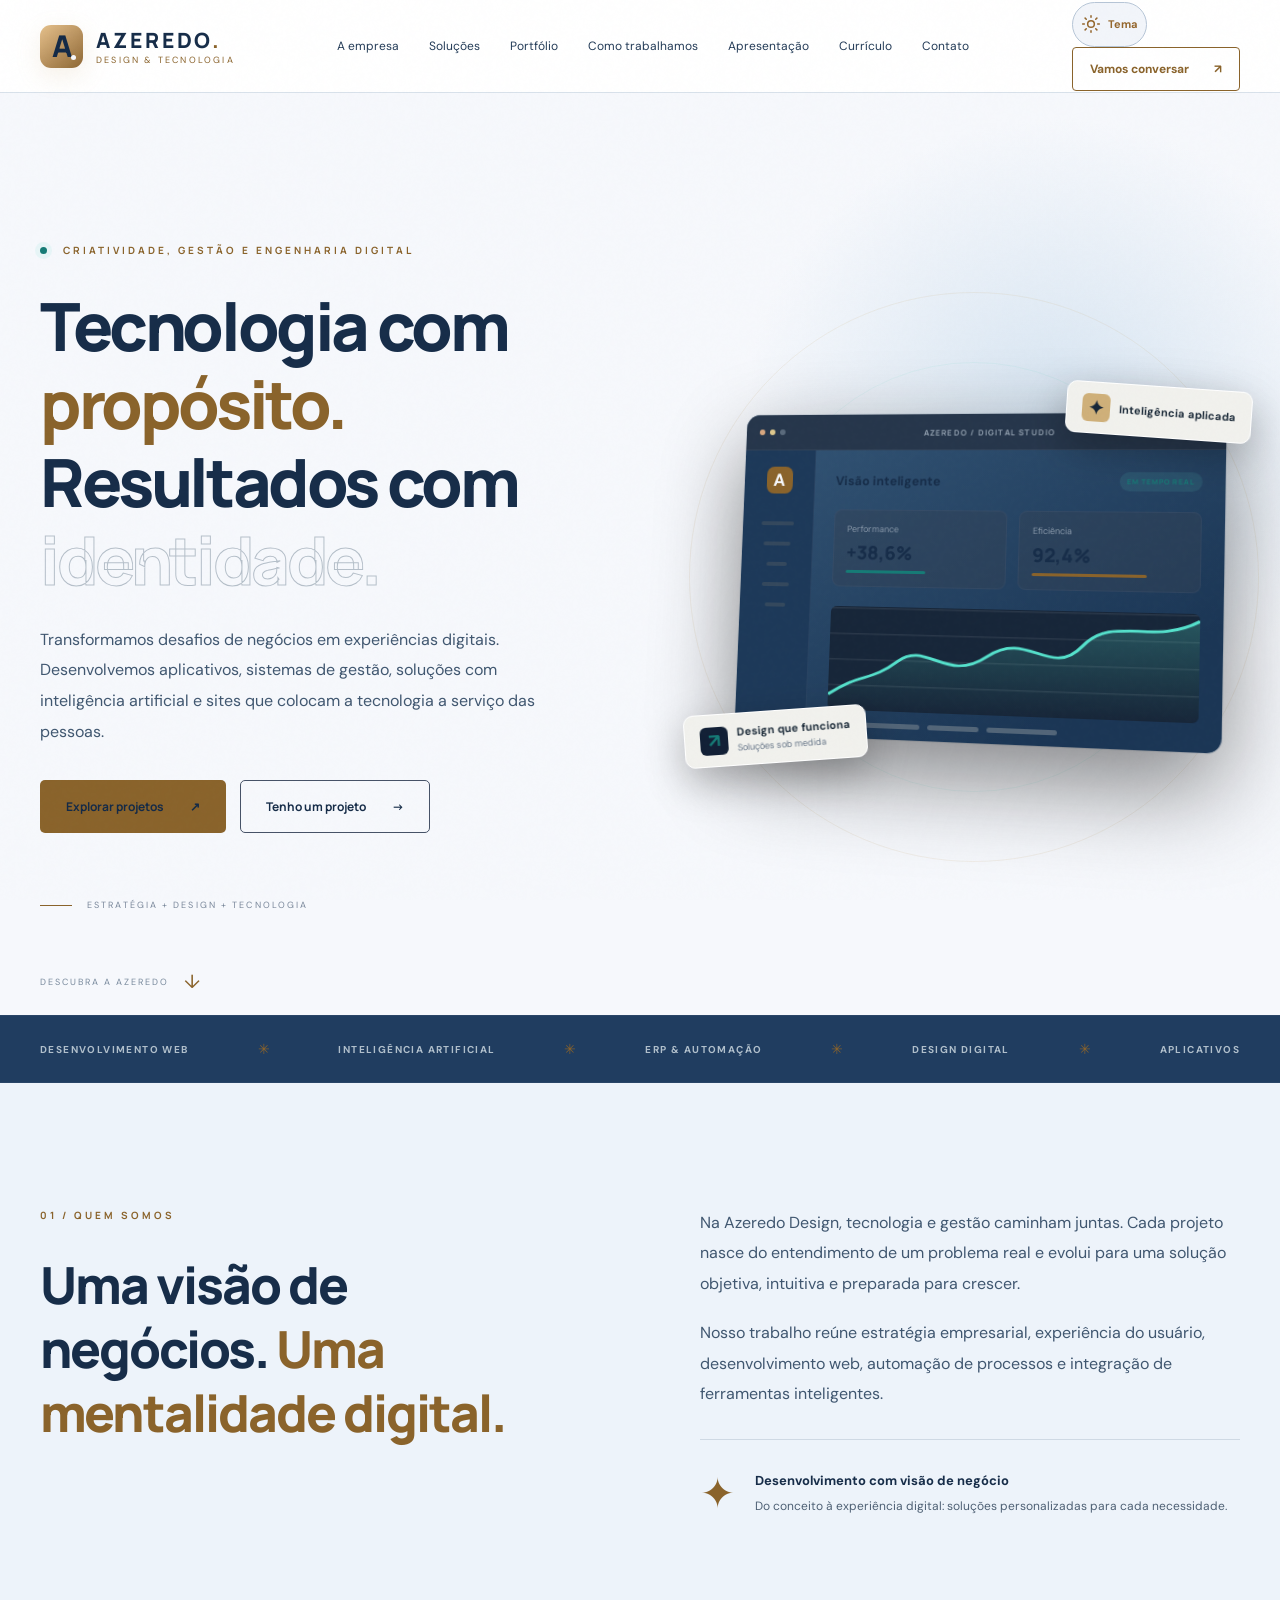
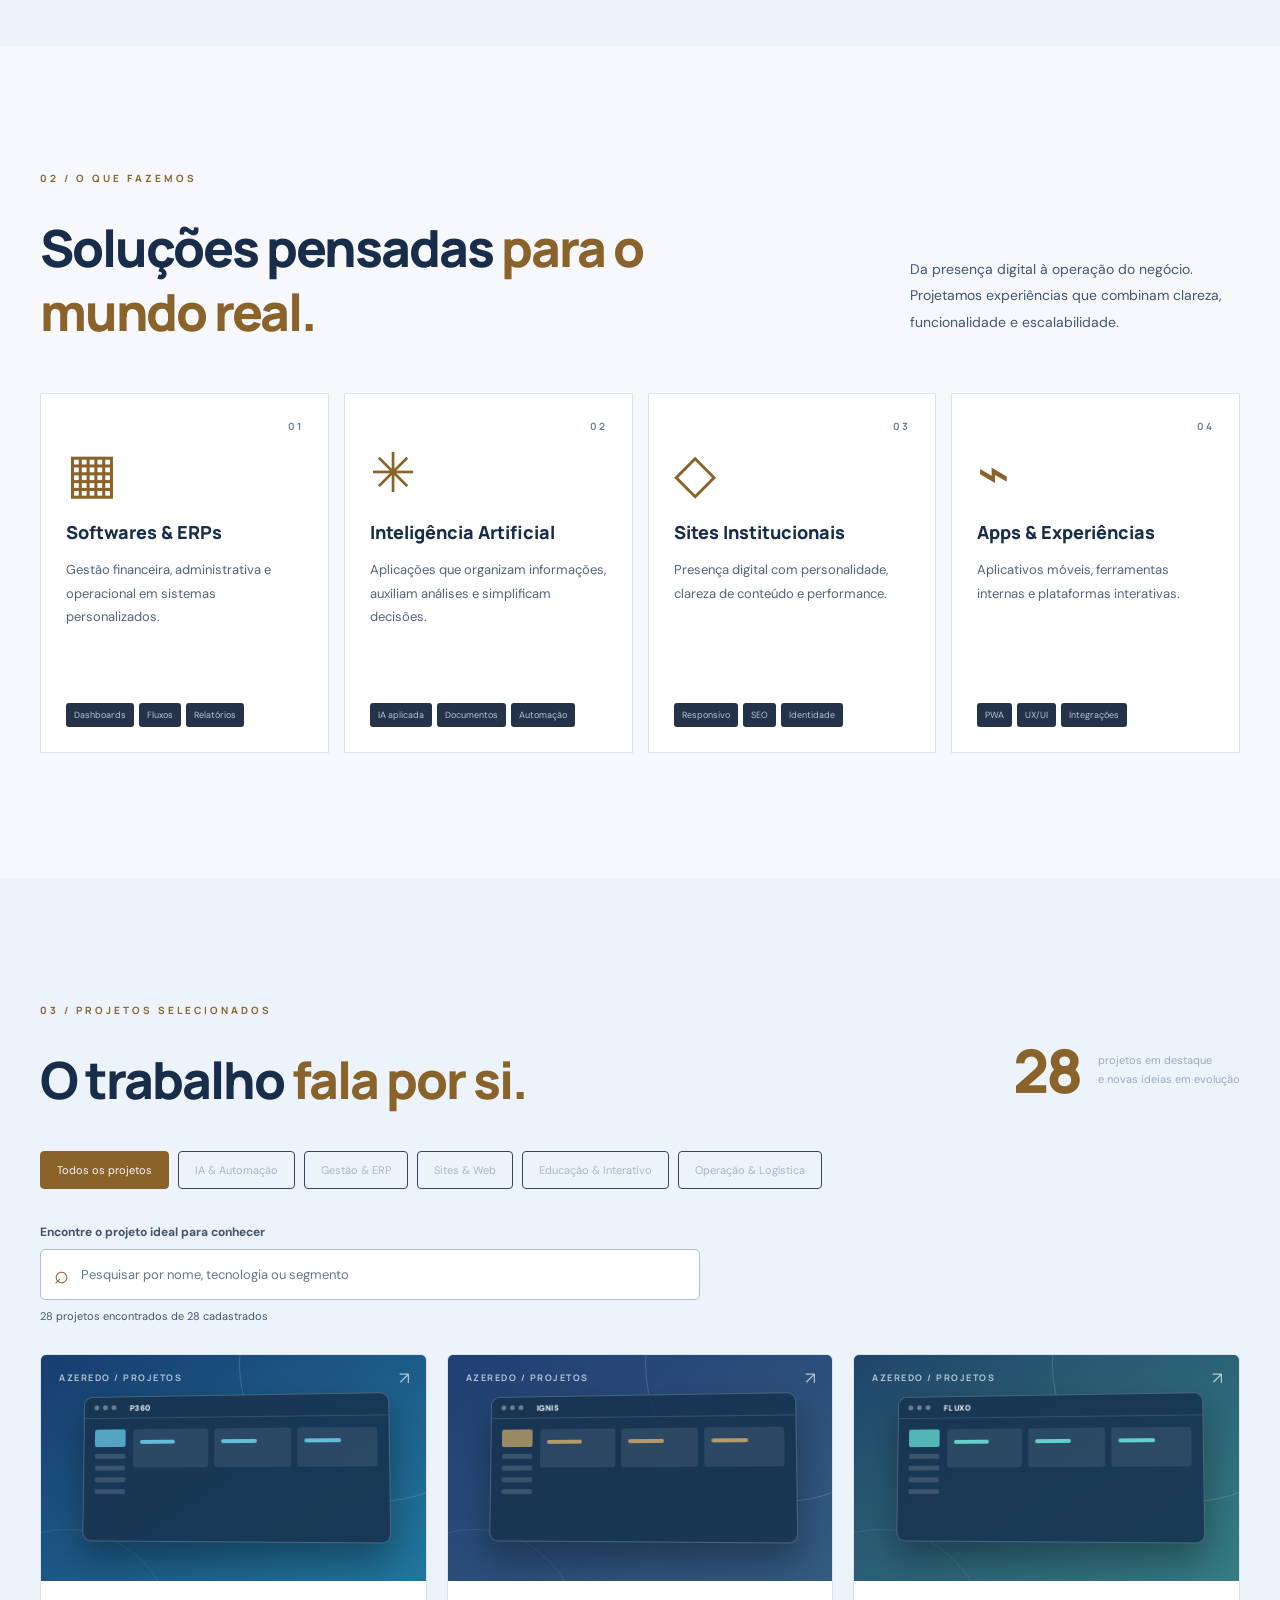
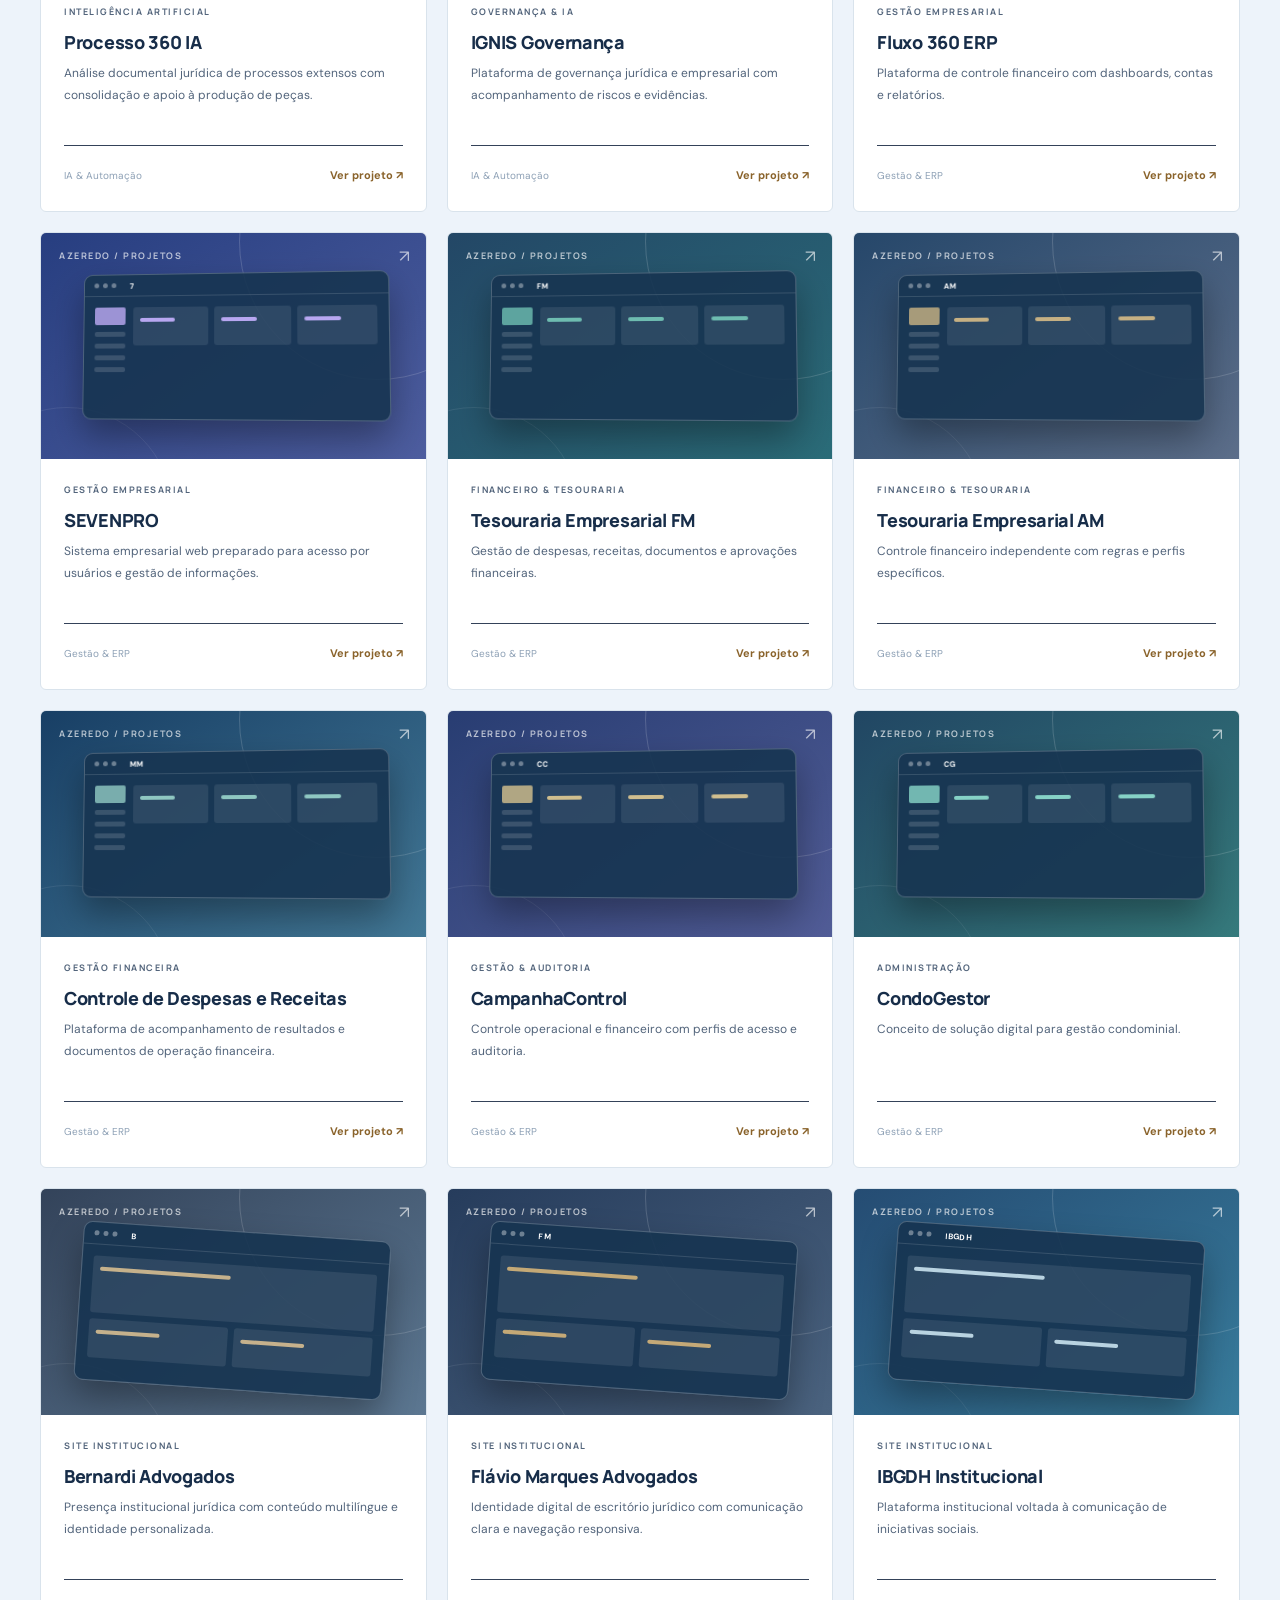
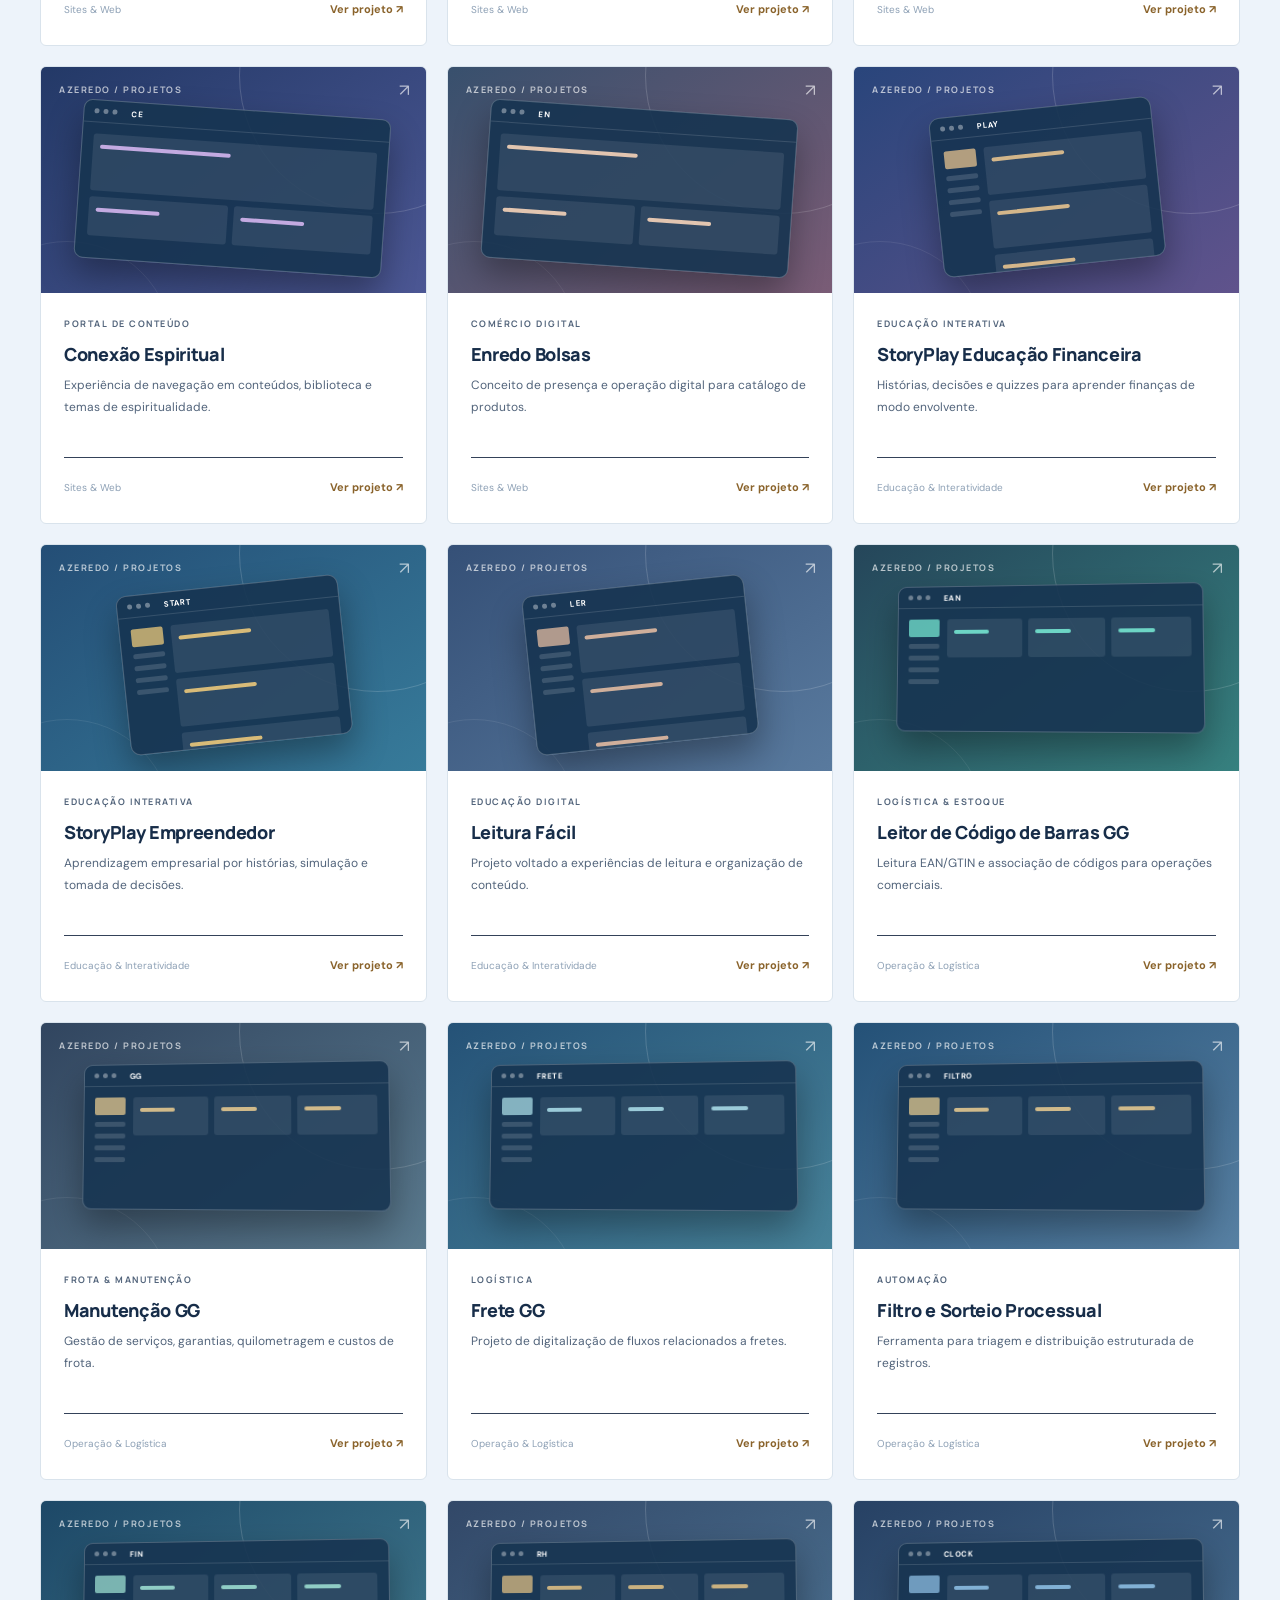
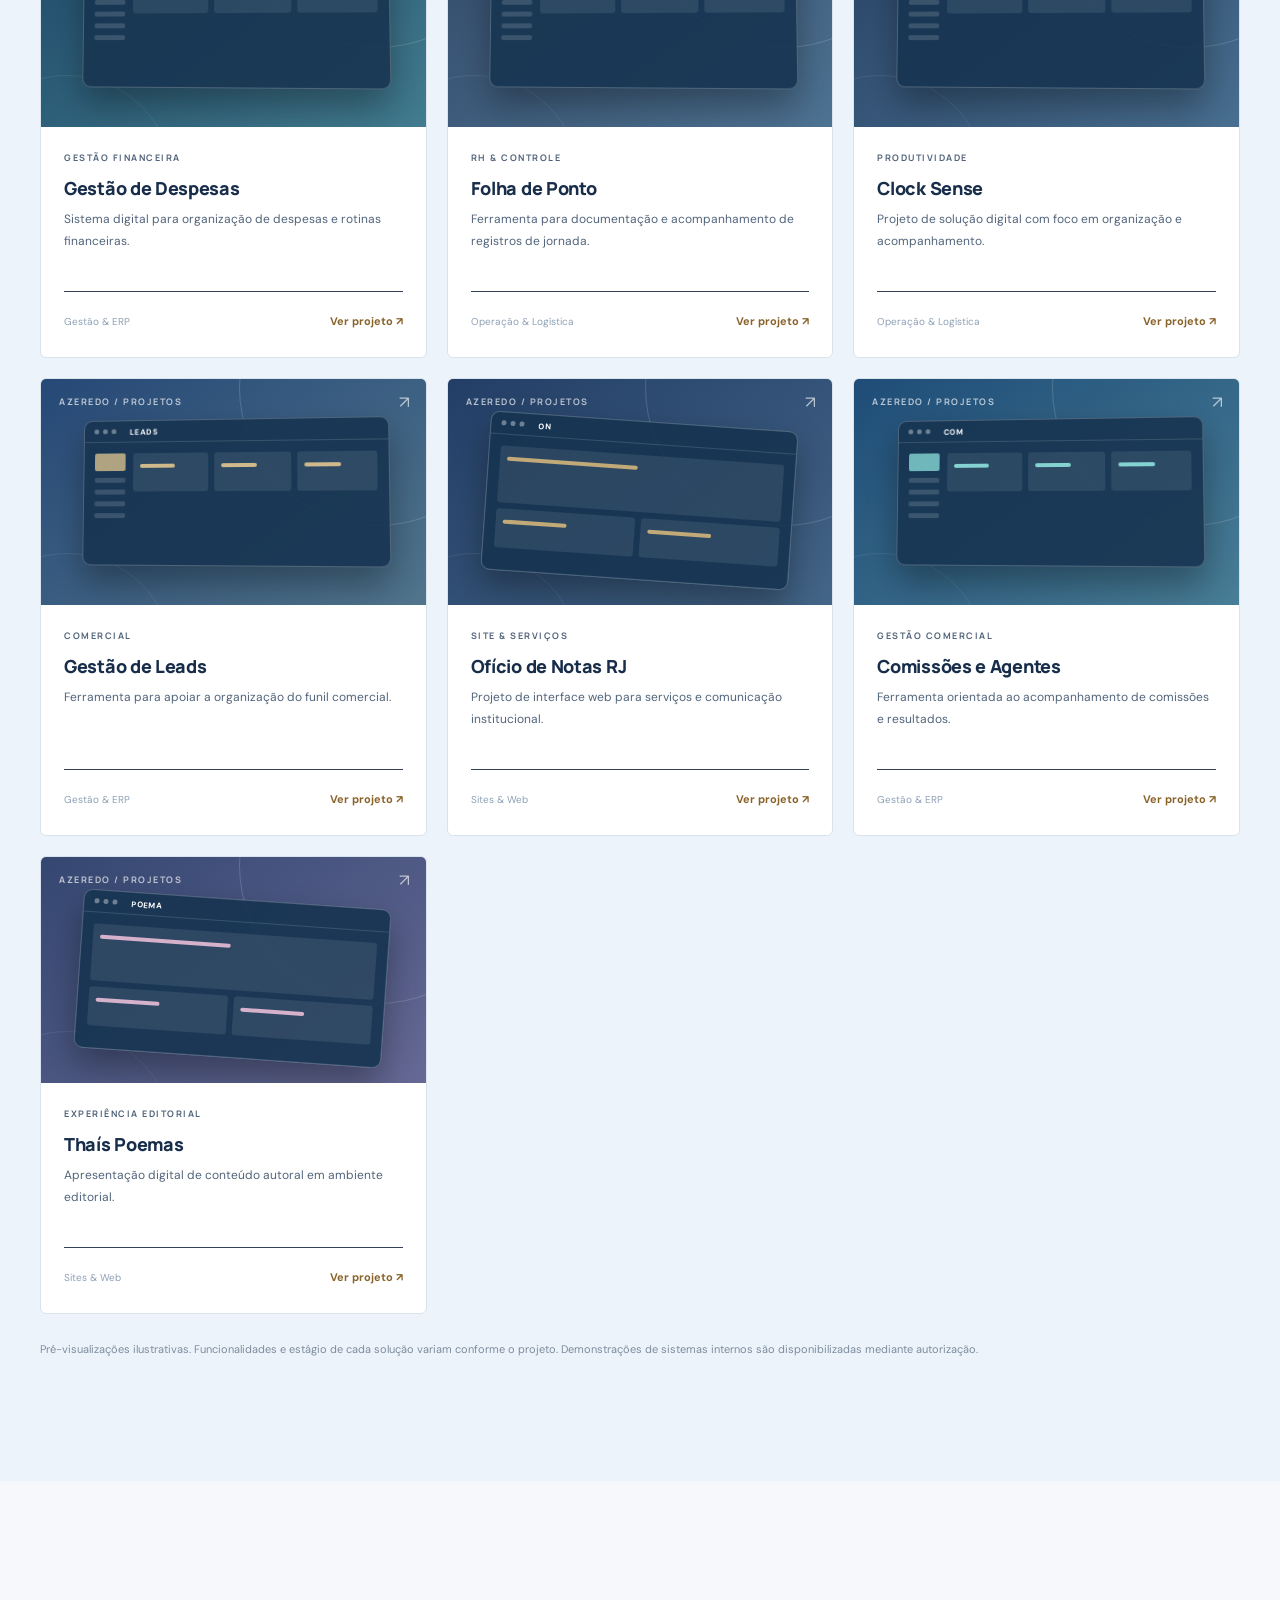
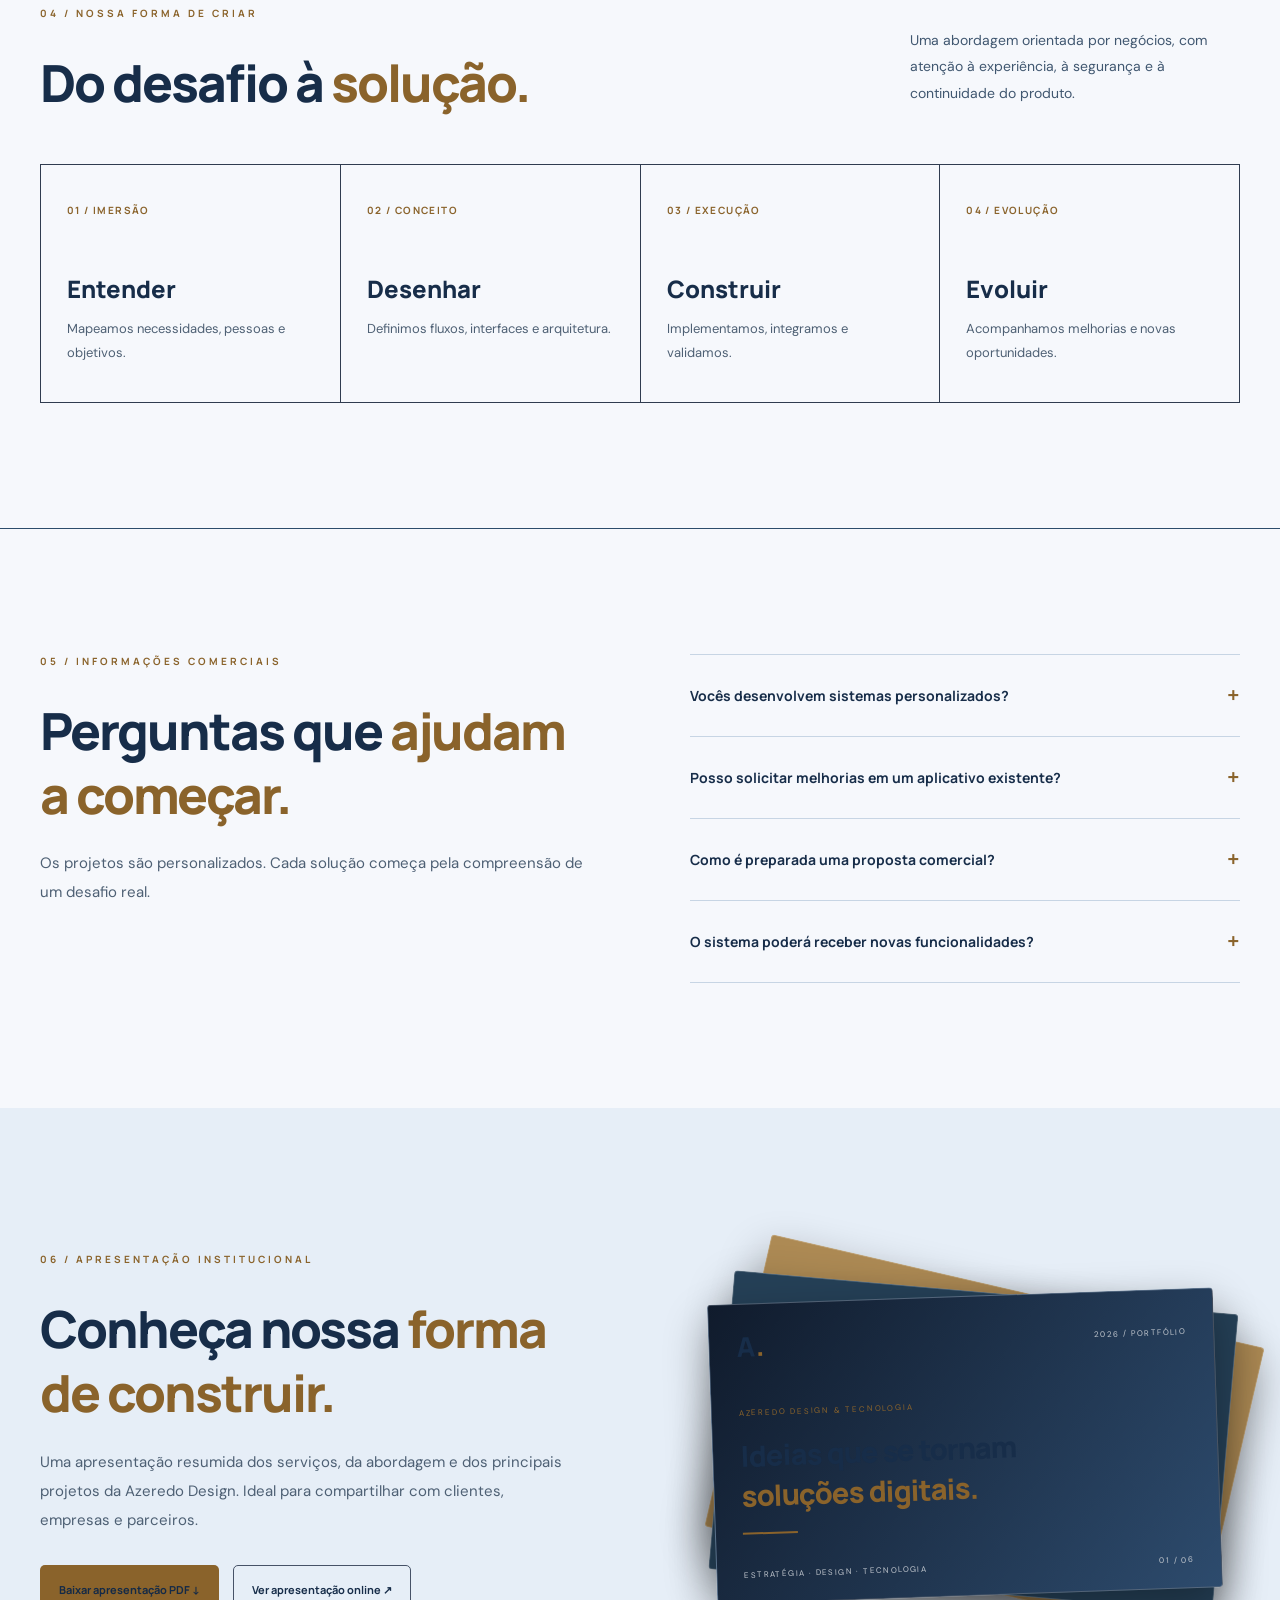
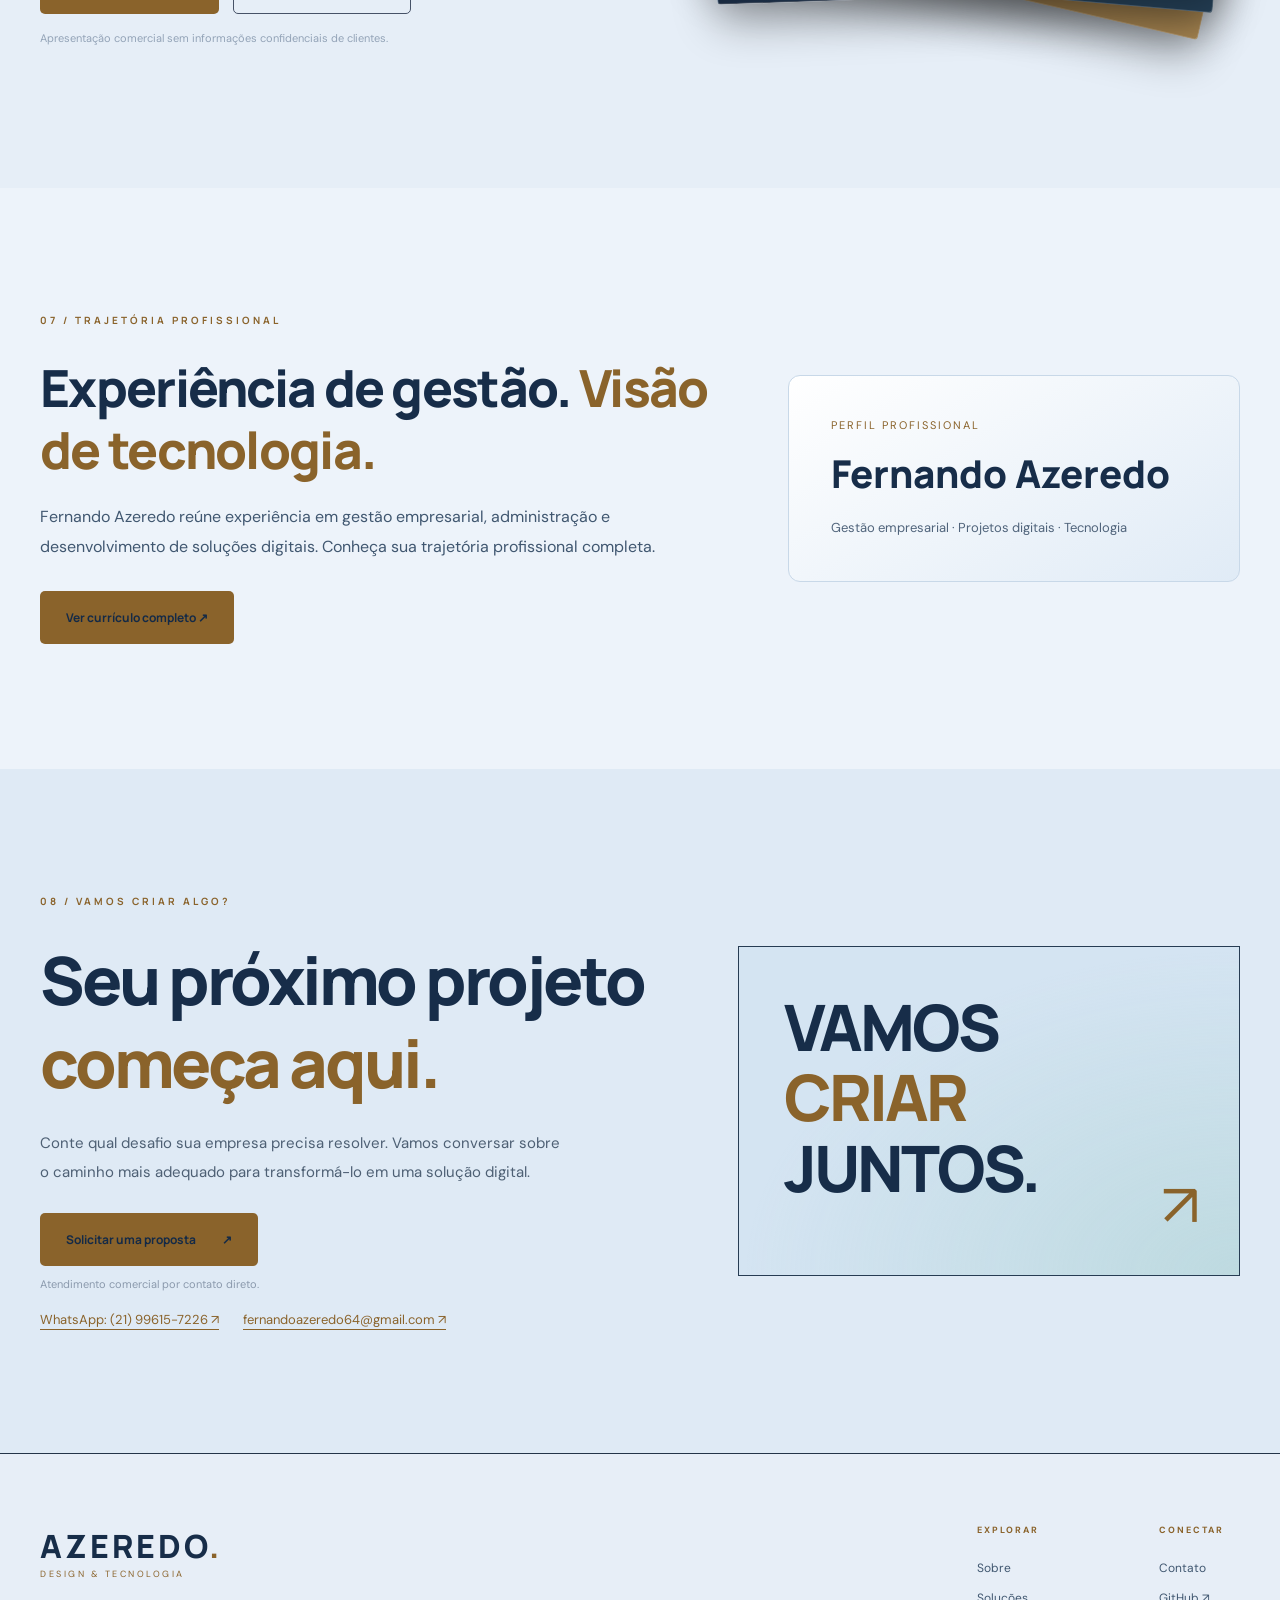
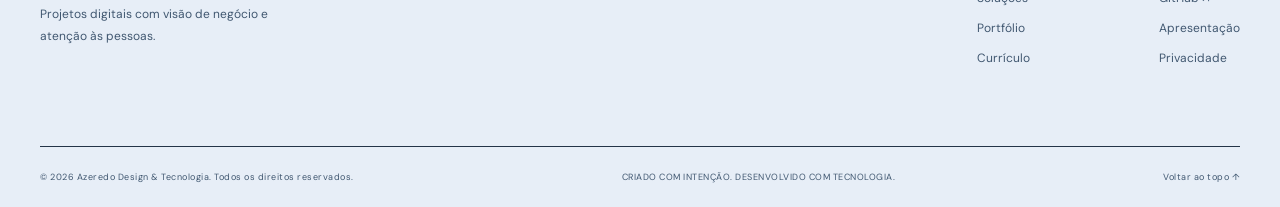
<file: portfolio/index.html>
<!doctype html>
<html lang="pt-BR">
<head>
  <meta charset="utf-8">
  <meta name="viewport" content="width=device-width,initial-scale=1">
  <meta name="theme-color" content="#142a47">
  <meta name="color-scheme" content="dark light">
  <script>(function(){try{var saved=localStorage.getItem("azeredo-theme");var mode=saved==="light"||saved==="dark"?saved:(matchMedia("(prefers-color-scheme: light)").matches?"light":"dark");document.documentElement.dataset.theme=mode;document.querySelector("meta[name=theme-color]").content=mode==="light"?"#f6f8fc":"#142a47";}catch(e){document.documentElement.dataset.theme="dark";}})();</script>
  <meta name="description" content="Azeredo Design & Tecnologia: projetos sob medida em inteligência artificial, ERPs, aplicativos, automação e experiências digitais. Explore nosso portfólio.">
  <meta name="robots" content="index, follow, max-image-preview:large">
  <meta property="og:locale" content="pt_BR">
  <meta name="twitter:card" content="summary_large_image">
  <meta property="og:type" content="website">
  <meta property="og:title" content="Azeredo Design — Ideias em soluções digitais">
  <meta property="og:description" content="Estratégia, design e desenvolvimento de software sob medida. Conheça os projetos.">
  <meta property="og:image" content="/assets/social.svg">
  <title>Azeredo Design & Tecnologia | Software, IA, sites e ERPs</title>
  <link rel="icon" type="image/svg+xml" href="assets/favicon.svg">
  <link rel="preconnect" href="https://fonts.googleapis.com">
  <link rel="preconnect" href="https://fonts.gstatic.com" crossorigin>
  <link href="https://fonts.googleapis.com/css2?family=DM+Sans:wght@400;500;600;700&family=Manrope:wght@400;500;600;700;800&display=swap" rel="stylesheet">
  <link rel="stylesheet" href="assets/style.css">
  <script src="assets/config.js" defer></script>
  <script src="assets/projects.js" defer></script>
  <script src="assets/app.js" defer></script>
</head>
<body>
  <a class="skip" href="#conteudo">Ir para o conteúdo principal</a>
  <div class="noise" aria-hidden="true"></div>
  <header class="header" id="topo">
    <div class="container header-inner">
      <a class="brand" href="#topo" aria-label="Azeredo Design, início">
        <span class="brand-mark" aria-hidden="true"><span>A</span><i></i></span>
        <span class="brand-copy"><strong>AZEREDO<span class="brand-dot">.</span></strong><small>DESIGN & TECNOLOGIA</small></span>
      </a>
      <nav class="main-nav" id="mainNav" aria-label="Menu principal">
        <a href="#sobre">A empresa</a>
        <a href="#solucoes">Soluções</a>
        <a href="#portfolio">Portfólio</a>
        <a href="#metodo">Como trabalhamos</a>
        <a href="#apresentacao">Apresentação</a>
        <a href="#curriculo">Currículo</a>
        <a href="#contato">Contato</a>
      </nav>
      <div class="header-actions"><button type="button" class="theme-toggle" id="themeToggle" aria-label="Ativar modo claro" aria-pressed="false" title="Alternar modo claro ou escuro"><svg class="theme-sun" viewBox="0 0 24 24" aria-hidden="true"><circle cx="12" cy="12" r="4"/><path d="M12 2v2m0 16v2M4.93 4.93l1.41 1.41m11.32 11.32 1.41 1.41M2 12h2m16 0h2M4.93 19.07l1.41-1.41M17.66 6.34l1.41-1.41"/></svg><svg class="theme-moon" viewBox="0 0 24 24" aria-hidden="true"><path d="M20.5 14.5A8.5 8.5 0 0 1 9.5 3.5 8.5 8.5 0 1 0 20.5 14.5Z"/></svg><span class="theme-label">Tema</span></button><a href="#contato" class="nav-cta">Vamos conversar <span aria-hidden="true">↗</span></a><button class="menu-toggle" id="menuToggle" type="button" aria-label="Abrir menu" aria-expanded="false" aria-controls="mainNav"><span></span><span></span><span></span></button></div>
    </div>
  </header>

  <main id="conteudo">
    <section class="hero section container">
      <div class="hero-glow"></div>
      <div class="hero-content">
        <p class="eyebrow"><span class="live-dot"></span> CRIATIVIDADE, GESTÃO E ENGENHARIA DIGITAL</p>
        <h1>Tecnologia com <em>propósito.</em><br>Resultados com <span class="outline-word">identidade.</span></h1>
        <p class="hero-text">Transformamos desafios de negócios em experiências digitais. Desenvolvemos aplicativos, sistemas de gestão, soluções com inteligência artificial e sites que colocam a tecnologia a serviço das pessoas.</p>
        <div class="hero-buttons"><a class="button button-primary" href="#portfolio">Explorar projetos <span>↗</span></a><a class="button button-ghost" href="#contato">Tenho um projeto <span>→</span></a></div>
        <div class="hero-signature"><span class="signature-line"></span><span>ESTRATÉGIA + DESIGN + TECNOLOGIA</span></div>
      </div>
      <div class="hero-art" aria-label="Representação conceitual de um software de gestão">
        <div class="orbit orbit-1"></div><div class="orbit orbit-2"></div>
        <div class="floating-chip chip-top"><span class="chip-icon">✦</span> Inteligência aplicada</div>
        <div class="dashboard-window">
          <div class="window-bar"><span class="window-dots"><i></i><i></i><i></i></span><span>AZEREDO / DIGITAL STUDIO</span><span>●</span></div>
          <div class="dashboard-body">
            <div class="dash-aside"><div class="dash-avatar">A</div><span class="line long"></span><span class="line medium"></span><span class="line short"></span><span class="line medium"></span><span class="line short"></span></div>
            <div class="dash-main">
              <div class="dash-heading"><span>Visão inteligente</span><span class="dash-pill">EM TEMPO REAL</span></div>
              <div class="dash-stats"><div><small>Performance</small><strong>+38,6%</strong><span class="stat-bar"></span></div><div><small>Eficiência</small><strong>92,4%</strong><span class="stat-bar second"></span></div></div>
              <div class="dash-chart"><div class="chart-grid"></div><svg viewBox="0 0 330 116" preserveAspectRatio="none" aria-hidden="true"><defs><linearGradient id="g" x1="0" x2="0" y1="0" y2="1"><stop stop-color="#55e1cc" stop-opacity=".25"/><stop offset="1" stop-color="#55e1cc" stop-opacity="0"/></linearGradient></defs><path d="M0,99 C30,74 39,84 64,60 S110,83 145,52 S202,74 229,38 S289,36 330,8 L330,116 L0,116Z" fill="url(#g)"/><path d="M0,99 C30,74 39,84 64,60 S110,83 145,52 S202,74 229,38 S289,36 330,8" fill="none" stroke="#55e1cc" stroke-width="3"/></svg></div>
              <div class="dash-bottom"><span></span><span></span><span></span></div>
            </div>
          </div>
        </div>
        <div class="floating-chip chip-bottom"><span class="chip-icon dark">↗</span><span><b>Design que funciona</b><small>Soluções sob medida</small></span></div>
      </div>
      <a class="hero-scroll" href="#sobre">DESCUBRA A AZEREDO <span>↓</span></a>
    </section>

    <section class="proof-strip" aria-label="Áreas de atuação"><div class="container proof-inner"><span>DESENVOLVIMENTO WEB</span><i>✳</i><span>INTELIGÊNCIA ARTIFICIAL</span><i>✳</i><span>ERP & AUTOMAÇÃO</span><i>✳</i><span>DESIGN DIGITAL</span><i>✳</i><span>APLICATIVOS</span></div></section>

    <section class="section about" id="sobre">
      <div class="container about-grid"><div><p class="eyebrow">01 / QUEM SOMOS</p><h2>Uma visão de negócios. <span>Uma mentalidade digital.</span></h2></div><div class="about-body"><p>Na Azeredo Design, tecnologia e gestão caminham juntas. Cada projeto nasce do entendimento de um problema real e evolui para uma solução objetiva, intuitiva e preparada para crescer.</p><p>Nosso trabalho reúne estratégia empresarial, experiência do usuário, desenvolvimento web, automação de processos e integração de ferramentas inteligentes.</p><div class="about-mini"><span class="mini-icon">✦</span><div><b>Desenvolvimento com visão de negócio</b><small>Do conceito à experiência digital: soluções personalizadas para cada necessidade.</small></div></div></div></div>
    </section>

    <section class="section services" id="solucoes">
      <div class="container">
        <div class="section-intro"><div><p class="eyebrow">02 / O QUE FAZEMOS</p><h2>Soluções pensadas <span>para o mundo real.</span></h2></div><p>Da presença digital à operação do negócio. Projetamos experiências que combinam clareza, funcionalidade e escalabilidade.</p></div>
        <div class="service-grid">
          <article class="service-card"><span class="service-n">01</span><div class="service-icon">▦</div><h3>Softwares & ERPs</h3><p>Gestão financeira, administrativa e operacional em sistemas personalizados.</p><div class="service-tags"><span>Dashboards</span><span>Fluxos</span><span>Relatórios</span></div></article>
          <article class="service-card"><span class="service-n">02</span><div class="service-icon">✳</div><h3>Inteligência Artificial</h3><p>Aplicações que organizam informações, auxiliam análises e simplificam decisões.</p><div class="service-tags"><span>IA aplicada</span><span>Documentos</span><span>Automação</span></div></article>
          <article class="service-card"><span class="service-n">03</span><div class="service-icon">◇</div><h3>Sites Institucionais</h3><p>Presença digital com personalidade, clareza de conteúdo e performance.</p><div class="service-tags"><span>Responsivo</span><span>SEO</span><span>Identidade</span></div></article>
          <article class="service-card"><span class="service-n">04</span><div class="service-icon">⌁</div><h3>Apps & Experiências</h3><p>Aplicativos móveis, ferramentas internas e plataformas interativas.</p><div class="service-tags"><span>PWA</span><span>UX/UI</span><span>Integrações</span></div></article>
        </div>
      </div>
    </section>

    <section class="section projects" id="portfolio">
      <div class="container">
        <div class="section-intro portfolio-heading"><div><p class="eyebrow">03 / PROJETOS SELECIONADOS</p><h2>O trabalho <span>fala por si.</span></h2></div><div class="projects-count"><strong id="countProjects">00</strong><span>projetos em destaque<br>e novas ideias em evolução</span></div></div>
        <div class="filters" role="group" aria-label="Filtrar projetos"><button class="filter active" data-filter="todos" aria-pressed="true">Todos os projetos</button><button class="filter" data-filter="ia" aria-pressed="false">IA & Automação</button><button class="filter" data-filter="gestao" aria-pressed="false">Gestão & ERP</button><button class="filter" data-filter="web" aria-pressed="false">Sites & Web</button><button class="filter" data-filter="educacao" aria-pressed="false">Educação & Interativo</button><button class="filter" data-filter="operacao" aria-pressed="false">Operação & Logística</button></div>
        <div class="portfolio-search">
          <label for="projectSearch">Encontre o projeto ideal para conhecer</label>
          <div class="search-input-wrap"><span aria-hidden="true">⌕</span>
            <input type="search" id="projectSearch" placeholder="Pesquisar por nome, tecnologia ou segmento" maxlength="100" autocomplete="off">
            <button type="button" id="clearProjectSearch" aria-label="Limpar pesquisa" hidden>Limpar ✕</button>
          </div>
          <span class="search-result" id="projectResultText" aria-live="polite"></span>
        </div>
        <div class="project-grid" id="projectGrid"></div>
        <div id="projectsEmpty" class="projects-empty" hidden><p>Nenhum projeto corresponde à pesquisa.</p><button class="button button-ghost" type="button" id="resetProjectFilters">Ver todos os projetos →</button></div>
        <p class="project-disclaimer">Pré-visualizações ilustrativas. Funcionalidades e estágio de cada solução variam conforme o projeto. Demonstrações de sistemas internos são disponibilizadas mediante autorização.</p>
      </div>
    </section>

    <section class="section approach" id="metodo">
      <div class="container"><div class="section-intro"><div><p class="eyebrow">04 / NOSSA FORMA DE CRIAR</p><h2>Do desafio à <span>solução.</span></h2></div><p>Uma abordagem orientada por negócios, com atenção à experiência, à segurança e à continuidade do produto.</p></div><div class="steps"><article><span>01 / IMERSÃO</span><h3>Entender</h3><p>Mapeamos necessidades, pessoas e objetivos.</p></article><article><span>02 / CONCEITO</span><h3>Desenhar</h3><p>Definimos fluxos, interfaces e arquitetura.</p></article><article><span>03 / EXECUÇÃO</span><h3>Construir</h3><p>Implementamos, integramos e validamos.</p></article><article><span>04 / EVOLUÇÃO</span><h3>Evoluir</h3><p>Acompanhamos melhorias e novas oportunidades.</p></article></div></div>
    </section>

    <section class="section faq" id="perguntas">
      <div class="container faq-layout">
        <div><p class="eyebrow">05 / INFORMAÇÕES COMERCIAIS</p><h2>Perguntas que <span>ajudam a começar.</span></h2><p>Os projetos são personalizados. Cada solução começa pela compreensão de um desafio real.</p></div>
        <div class="faq-items">
          <details><summary>Vocês desenvolvem sistemas personalizados?<span aria-hidden="true">+</span></summary><p>Sim. O desenvolvimento pode ser planejado para necessidades específicas de gestão, finanças, processos internos e operações de empresas.</p></details>
          <details><summary>Posso solicitar melhorias em um aplicativo existente?<span aria-hidden="true">+</span></summary><p>Podemos avaliar melhorias e integrações, conforme a tecnologia utilizada e as condições de acesso ao código e à infraestrutura do projeto.</p></details>
          <details><summary>Como é preparada uma proposta comercial?<span aria-hidden="true">+</span></summary><p>Primeiro identificamos o objetivo, as funcionalidades e as prioridades. A partir disso, é definido um escopo com entregas e condições comerciais.</p></details>
          <details><summary>O sistema poderá receber novas funcionalidades?<span aria-hidden="true">+</span></summary><p>Sim, a evolução pode ser planejada em fases, respeitando a arquitetura do produto, o orçamento e as necessidades da operação.</p></details>
        </div>
      </div>
    </section>
    <section class="section presentation" id="apresentacao">
      <div class="container presentation-grid"><div class="presentation-copy"><p class="eyebrow">06 / APRESENTAÇÃO INSTITUCIONAL</p><h2>Conheça nossa <span>forma de construir.</span></h2><p>Uma apresentação resumida dos serviços, da abordagem e dos principais projetos da Azeredo Design. Ideal para compartilhar com clientes, empresas e parceiros.</p><div class="presentation-buttons"><a class="button button-primary" id="downloadPdf" href="assets/Azeredo-Design-Portfolio.pdf" download>Baixar apresentação PDF ↓</a><button class="button button-ghost" id="openPresentation" type="button">Ver apresentação online ↗</button></div><small class="presentation-note">Apresentação comercial sem informações confidenciais de clientes.</small></div><div class="deck-wrap" aria-hidden="true"><div class="deck-sheet deck-back"></div><div class="deck-sheet deck-mid"></div><div class="deck-sheet deck-front"><div class="deck-head"><span class="deck-logo">A<span>.</span></span><span>2026 / PORTFÓLIO</span></div><div class="deck-main"><small>AZEREDO DESIGN & TECNOLOGIA</small><strong>Ideias que se tornam<br><em>soluções digitais.</em></strong><span class="deck-rule"></span></div><div class="deck-footer">ESTRATÉGIA · DESIGN · TECNOLOGIA <span>01 / 06</span></div></div></div></div>
    </section>

    <section class="section resume" id="curriculo"><div class="container resume-wrap"><div><p class="eyebrow">07 / TRAJETÓRIA PROFISSIONAL</p><h2>Experiência de gestão. <span>Visão de tecnologia.</span></h2><p>Fernando Azeredo reúne experiência em gestão empresarial, administração e desenvolvimento de soluções digitais. Conheça sua trajetória profissional completa.</p><a class="button button-primary" href="https://codepen.io/ferazeredo/live/KKGbQvM" target="_blank" rel="noopener noreferrer">Ver currículo completo ↗</a></div><div class="resume-panel"><small>PERFIL PROFISSIONAL</small><strong>Fernando Azeredo</strong><span>Gestão empresarial · Projetos digitais · Tecnologia</span></div></div></section>
    <section class="section contact" id="contato"><div class="container contact-wrap"><div><p class="eyebrow">08 / VAMOS CRIAR ALGO?</p><h2>Seu próximo projeto <em>começa aqui.</em></h2><p>Conte qual desafio sua empresa precisa resolver. Vamos conversar sobre o caminho mais adequado para transformá-lo em uma solução digital.</p><button type="button" id="contactTrigger" class="button button-primary contact-button">Solicitar uma proposta <span>↗</span></button><p class="contact-status" id="contactStatus">Atendimento comercial pelo WhatsApp ou e-mail.</p><div class="contact-direct"><a href="https://wa.me/5521996157226" target="_blank" rel="noopener noreferrer">WhatsApp: (21) 99615-7226 ↗</a><a href="mailto:fernandoazeredo64@gmail.com">fernandoazeredo64@gmail.com ↗</a></div></div><div class="contact-decoration"><span>VAMOS<br><i>CRIAR</i><br>JUNTOS.</span><b>↗</b></div></div></section>
  </main>

  <footer class="footer"><div class="container"><div class="footer-main"><div class="footer-brand"><strong>AZEREDO<span>.</span></strong><small>DESIGN & TECNOLOGIA</small><p>Projetos digitais com visão de negócio e atenção às pessoas.</p></div><div class="footer-links"><div><b>EXPLORAR</b><a href="#sobre">Sobre</a><a href="#solucoes">Soluções</a><a href="#portfolio">Portfólio</a><a href="#curriculo">Currículo</a></div><div><b>CONECTAR</b><a href="#contato">Contato</a><a href="https://github.com/fernandoazeredo" target="_blank" rel="noopener noreferrer">GitHub ↗</a><a href="#apresentacao">Apresentação</a><a href="privacidade.html">Privacidade</a></div></div></div><div class="footer-bottom"><span>© <span id="year">2026</span> Azeredo Design & Tecnologia. Todos os direitos reservados.</span><span>CRIADO COM INTENÇÃO. DESENVOLVIDO COM TECNOLOGIA.</span><a href="#topo">Voltar ao topo ↑</a></div></div></footer>

  <dialog id="projectDialog" class="modal" aria-labelledby="modalTitle"><div class="modal-shell"><button type="button" class="close-modal" id="closeProject" aria-label="Fechar detalhes">✕</button><div class="modal-art" id="modalArt"></div><div class="modal-content"><p class="eyebrow" id="modalEyebrow"></p><h2 id="modalTitle"></h2><p id="modalDescription"></p><div class="modal-details"><div><b>ESPECIALIDADE</b><span id="modalCategory"></span></div><div><b>TECNOLOGIAS & RECURSOS</b><span id="modalTech"></span></div></div><div class="modal-links" id="modalLinks"></div></div></div></dialog>
  <dialog id="presentationDialog" class="modal presentation-modal" aria-label="Apresentação da Azeredo Design"><div class="presentation-dialog-head"><span>AZEREDO DESIGN / APRESENTAÇÃO</span><div><span id="slideCounter">01 / 06</span><button id="closePresentation" type="button" aria-label="Fechar apresentação">✕</button></div></div><div class="slide-body" id="slideBody" tabindex="0"></div><div class="presentation-dialog-bottom"><span>Use as setas para navegar</span><div><button id="prevSlide" type="button" aria-label="Slide anterior">←</button><button id="nextSlide" type="button" aria-label="Próximo slide">→</button></div></div></dialog>
  <dialog id="contactDialog" class="modal contact-modal" aria-labelledby="formTitle"><div class="contact-modal-body"><button class="close-modal" id="closeContact" aria-label="Fechar formulário">✕</button><p class="eyebrow">NOVO PROJETO</p><h2 id="formTitle">Vamos entender sua ideia.</h2><p>Descreva brevemente seu projeto. A mensagem será preparada no canal comercial configurado, sem armazenamento neste site.</p><form id="leadForm"><label>Seu nome<input name="nome" maxlength="100" required autocomplete="name" placeholder="Como podemos chamar você?"></label><label>Empresa (opcional)<input name="empresa" maxlength="100" autocomplete="organization" placeholder="Nome da empresa"></label><label>O que você precisa?<select name="servico" required><option value="">Selecione um serviço</option><option>Aplicativo ou sistema sob medida</option><option>ERP ou gestão empresarial</option><option>Inteligência artificial e automação</option><option>Site institucional ou e-commerce</option><option>Outro projeto digital</option></select></label><label>Conte um pouco sobre o desafio<textarea name="mensagem" maxlength="1500" rows="4" required placeholder="O que você gostaria de desenvolver?"></textarea></label><button class="button button-primary" type="submit">Preparar contato ↗</button><p class="form-feedback" id="leadFeedback" role="status"></p></form></div></dialog>
</body></html>
</file>
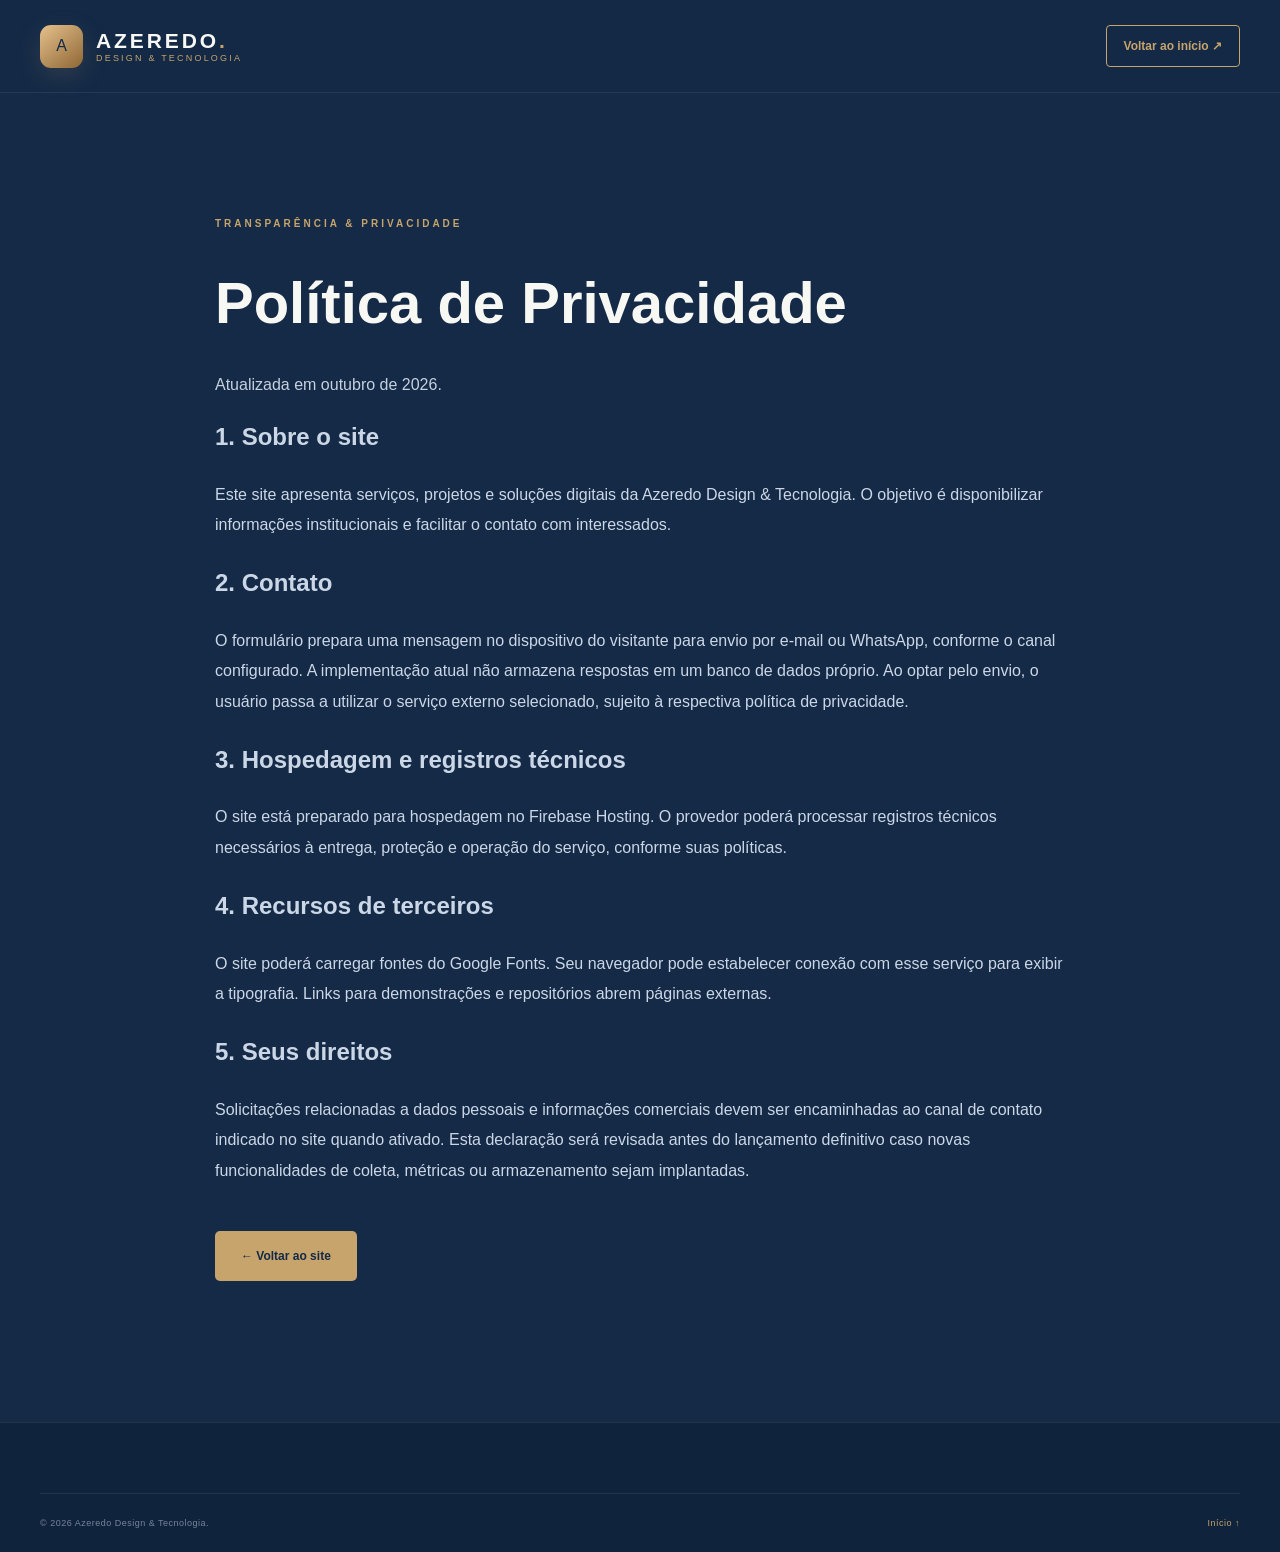
<file: portfolio/privacidade.html>
<!doctype html><html lang="pt-BR"><head><meta charset="utf-8"><meta name="viewport" content="width=device-width,initial-scale=1"><meta name="theme-color" content="#142a47"><title>Privacidade | Azeredo Design</title><link rel="stylesheet" href="assets/style.css"></head><body><header class="header"><div class="container header-inner"><a class="brand" href="./"><span class="brand-mark">A</span><span class="brand-copy"><strong>AZEREDO<span class="brand-dot">.</span></strong><small>DESIGN & TECNOLOGIA</small></span></a><a class="nav-cta" href="./">Voltar ao início ↗</a></div></header><main class="section"><div class="container" style="max-width:850px"><p class="eyebrow">TRANSPARÊNCIA & PRIVACIDADE</p><h1 style="font:800 clamp(34px,5vw,58px)/1.2 Manrope,sans-serif">Política de Privacidade</h1><p style="color:#c6d1df">Atualizada em outubro de 2026.</p><section style="line-height:1.9;color:#cbd7e6"><h2>1. Sobre o site</h2><p>Este site apresenta serviços, projetos e soluções digitais da Azeredo Design & Tecnologia. O objetivo é disponibilizar informações institucionais e facilitar o contato com interessados.</p><h2>2. Contato</h2><p>O formulário prepara uma mensagem no dispositivo do visitante para envio por e-mail ou WhatsApp, conforme o canal configurado. A implementação atual não armazena respostas em um banco de dados próprio. Ao optar pelo envio, o usuário passa a utilizar o serviço externo selecionado, sujeito à respectiva política de privacidade.</p><h2>3. Hospedagem e registros técnicos</h2><p>O site está preparado para hospedagem no Firebase Hosting. O provedor poderá processar registros técnicos necessários à entrega, proteção e operação do serviço, conforme suas políticas.</p><h2>4. Recursos de terceiros</h2><p>O site poderá carregar fontes do Google Fonts. Seu navegador pode estabelecer conexão com esse serviço para exibir a tipografia. Links para demonstrações e repositórios abrem páginas externas.</p><h2>5. Seus direitos</h2><p>Solicitações relacionadas a dados pessoais e informações comerciais devem ser encaminhadas ao canal de contato indicado no site quando ativado. Esta declaração será revisada antes do lançamento definitivo caso novas funcionalidades de coleta, métricas ou armazenamento sejam implantadas.</p></section><p style="margin-top:45px"><a class="button button-primary" href="./">← Voltar ao site</a></p></div></main><footer class="footer"><div class="container footer-bottom"><span>© 2026 Azeredo Design & Tecnologia.</span><a href="./">Início ↑</a></div></footer></body></html>
</file>
<file: portfolio/assets/style.css>
:root{--bg:#142a47;--bg2:#1c3653;--card:#233e5e;--line:#293549;--gold:#c6a46b;--gold2:#e6c18c;--mint:#63dfca;--white:#f7f7f4;--muted:#a0adbf;--main:"Manrope",Arial,sans-serif;--body:"DM Sans",Arial,sans-serif}*{box-sizing:border-box}html{scroll-behavior:smooth}body{margin:0;background:var(--bg);color:var(--white);font-family:var(--body);-webkit-font-smoothing:antialiased}button,input,select,textarea{font:inherit}a{color:inherit;text-decoration:none}button{cursor:pointer}button:focus-visible,a:focus-visible,input:focus-visible,select:focus-visible,textarea:focus-visible{outline:2px solid var(--mint);outline-offset:4px}::selection{background:var(--gold);color:var(--bg)}.container{width:min(1200px,calc(100% - 72px));margin:0 auto}.section{padding:125px 0;position:relative}.noise{position:fixed;inset:0;pointer-events:none;z-index:101;opacity:.035;background-image:url("data:image/svg+xml,%3Csvg viewBox='0 0 180 180' xmlns='http://www.w3.org/2000/svg'%3E%3Cfilter id='n'%3E%3CfeTurbulence type='fractalNoise' baseFrequency='.86' numOctaves='3' stitchTiles='stitch'/%3E%3C/filter%3E%3Crect width='100%25' height='100%25' filter='url(%23n)' opacity='.4'/%3E%3C/svg%3E")}.skip{position:absolute;transform:translateY(-150%);left:15px;z-index:200;background:var(--white);color:var(--bg);padding:12px}.skip:focus{transform:none}.header{position:sticky;top:0;z-index:100;border-bottom:1px solid rgba(255,255,255,.075);background:rgba(11,20,35,.87);backdrop-filter:blur(24px)}.header-inner{height:92px;display:flex;align-items:center;justify-content:space-between;gap:24px}.brand{display:flex;align-items:center;gap:13px}.brand-mark{height:43px;width:43px;display:grid;place-items:center;background:linear-gradient(140deg,#e6c18c,#8e6734);border-radius:11px;color:#142a47;position:relative;box-shadow:0 8px 26px #c6a46b2a}.brand-mark span{font:800 30px var(--main);line-height:1}.brand-mark i{position:absolute;right:7px;bottom:8px;background:var(--bg);height:5px;width:5px;border-radius:50%}.brand-copy{display:flex;flex-direction:column;gap:0}.brand-copy strong{letter-spacing:2.9px;font:800 21px var(--main)}.brand-dot,.footer-brand strong span{color:var(--gold)}.brand-copy small{letter-spacing:2.2px;font-size:9px;color:var(--gold)}.main-nav{display:flex;gap:30px;align-items:center}.main-nav a{font-size:12px;color:#c5ced9;transition:color .2s}.main-nav a:hover{color:var(--gold)}.nav-cta{display:flex;gap:25px;align-items:center;border:1px solid var(--gold);color:var(--gold);border-radius:4px;padding:13px 17px;font-size:12px;font-weight:700;white-space:nowrap}.nav-cta:hover{background:var(--gold);color:var(--bg)}.menu-toggle{display:none;background:none;border:0;flex-direction:column;gap:5px;padding:10px}.menu-toggle span{height:2px;width:25px;background:var(--white)}.hero{min-height:710px;padding-top:150px;padding-bottom:104px;display:grid;grid-template-columns:1.08fr .92fr;gap:45px;align-items:center}.hero-glow{position:absolute;pointer-events:none;right:-13%;top:0;width:680px;height:650px;background:radial-gradient(ellipse,#2b4c5b33 0,transparent 63%)}.hero-content{position:relative;z-index:2}.eyebrow{font:700 10px var(--main);letter-spacing:3px;color:var(--gold);margin:0 0 30px}.live-dot{display:inline-block;background:var(--mint);width:7px;height:7px;border-radius:50%;margin-right:11px;box-shadow:0 0 0 5px #63dfca18}.hero h1{font:800 clamp(46px,5.2vw,75px)/1.17 var(--main);letter-spacing:-3.4px;margin:0 0 26px;max-width:780px}.hero h1 em{font-style:normal;color:var(--gold)}.outline-word{color:transparent;-webkit-text-stroke:1px #b5bfc9}.hero-text{font-size:16px;line-height:1.93;color:var(--muted);max-width:545px;margin:0 0 32px}.hero-buttons,.presentation-buttons{display:flex;gap:14px;flex-wrap:wrap}.button{display:inline-flex;align-items:center;justify-content:center;gap:26px;padding:17px 25px;border-radius:5px;font:700 12px var(--main);border:1px solid transparent;transition:transform .2s,background .2s,color .2s;white-space:nowrap}.button:hover{transform:translateY(-3px)}.button-primary{background:var(--gold);color:#142a47}.button-primary:hover{background:var(--gold2)}.button-ghost{border-color:#465267;background:transparent;color:var(--white)}.button-ghost:hover{border-color:var(--gold);color:var(--gold)}.hero-signature{display:flex;align-items:center;gap:15px;margin-top:66px;font-size:9px;color:#79879a;letter-spacing:2.1px}.signature-line{display:block;background:var(--gold);height:1px;width:32px}.hero-art{position:relative;min-height:430px;display:flex;align-items:center;justify-content:center;perspective:1200px}.dashboard-window{width:100%;max-width:490px;height:330px;border-radius:14px;background:linear-gradient(150deg,#27364c,#1c3653 80%);box-shadow:0 34px 90px #0007,0 0 0 1px #758ba530;transform:rotateY(-10deg) rotateX(4deg) rotateZ(1deg);overflow:hidden}.window-bar{height:37px;background:#26364b;border-bottom:1px solid #52627844;display:flex;align-items:center;justify-content:space-between;padding:0 14px;font:700 8px var(--main);letter-spacing:1.2px;color:#94a2b1}.window-bar>span:last-child{color:var(--mint)}.window-dots{display:flex;gap:5px}.window-dots i{width:6px;height:6px;border-radius:50%;background:#5a6a7c}.window-dots i:first-child{background:#d7a77f}.window-dots i:nth-child(2){background:#ddc78d}.dashboard-body{height:293px;display:flex}.dash-aside{width:76px;display:flex;align-items:center;flex-direction:column;gap:17px;padding:17px;background:#182f4c;border-right:1px solid #ffffff0c}.dash-avatar{width:28px;height:28px;display:grid;place-items:center;color:var(--bg);font-size:18px;font-weight:800;background:var(--gold);border-radius:8px;margin-bottom:12px}.dash-aside .line{background:#34485d;height:4px;border-radius:4px}.line.long{width:35px}.line.medium{width:29px}.line.short{width:22px}.dash-main{flex:1;padding:22px}.dash-heading{display:flex;justify-content:space-between;align-items:center;font-size:13px;font-weight:700}.dash-pill{font:700 7px var(--main);letter-spacing:1px;padding:5px 7px;border-radius:10px;color:var(--mint);background:#63dfca1a}.dash-stats{display:grid;grid-template-columns:1fr 1fr;gap:12px;margin:20px 0}.dash-stats>div{background:#34435677;padding:13px;border:1px solid #65758b22;border-radius:8px;display:flex;flex-direction:column;gap:5px}.dash-stats small{color:#8998aa;font-size:9px}.dash-stats strong{font:800 19px var(--main)}.stat-bar{width:55%;height:3px;border-radius:5px;background:var(--mint);display:block}.stat-bar.second{background:var(--gold);width:75%}.dash-chart{height:105px;position:relative;overflow:hidden;border-radius:6px;background:#172639}.chart-grid{position:absolute;inset:0;background:repeating-linear-gradient(0deg,transparent 0 24px,#ffffff0a 25px 26px)}.dash-chart svg{width:100%;height:100%;position:absolute;inset:0}.dash-bottom{display:flex;gap:8px;margin-top:12px}.dash-bottom span{height:5px;border-radius:4px;background:#526578;width:26%}.dash-bottom span:nth-child(2){width:14%}.dash-bottom span:nth-child(3){width:19%}.orbit{position:absolute;border:1px solid #c6a46b20;border-radius:50%;width:570px;height:570px}.orbit-2{width:430px;height:430px;border-color:#63dfca17}.floating-chip{position:absolute;z-index:3;background:#f1f1ed;color:#1c2b39;border:1px solid #fff;border-radius:10px;box-shadow:0 14px 40px #0004;display:flex;align-items:center;gap:9px;font-weight:700;font-size:11px;padding:11px 15px}.chip-icon{display:grid;place-items:center;background:#cfb079;color:#162638;border-radius:6px;height:28px;width:28px;font-size:19px}.chip-top{top:24px;right:-12px;transform:rotate(4deg)}.chip-bottom{bottom:29px;left:-25px;transform:rotate(-4deg)}.chip-icon.dark{background:#122036;color:var(--mint)}.chip-bottom>span:last-child{display:flex;flex-direction:column;gap:3px}.chip-bottom small{font-weight:400;color:#687789}.hero-scroll{position:absolute;bottom:21px;left:0;color:#78899c;letter-spacing:2px;font-size:9px;display:flex;align-items:center;gap:15px}.hero-scroll span{font-size:19px;color:var(--gold)}.proof-strip{background:#203d60;border-block:1px solid #ffffff0b;padding:24px 0}.proof-inner{display:flex;align-items:center;justify-content:space-between;gap:20px;flex-wrap:wrap}.proof-inner span{font-size:10px;letter-spacing:1.4px;color:#b0bfcb;font-weight:700}.proof-inner i{color:var(--gold);font-size:14px;font-style:normal}.about{background:#182f4c}.about-grid{display:grid;grid-template-columns:1fr 1fr;gap:120px}.about h2,.section-intro h2,.presentation h2,.contact h2{font:800 clamp(36px,4vw,55px)/1.25 var(--main);letter-spacing:-2px;margin:0}.about h2 span,.section-intro h2 span,.presentation h2 span{color:var(--gold)}.about-body>p{font-size:16px;line-height:1.9;color:#a8b6c9;margin:0 0 19px}.about-mini{display:flex;gap:20px;align-items:center;margin-top:30px;padding-top:26px;border-top:1px solid var(--line)}.mini-icon{color:var(--gold);font-size:42px}.about-mini b{display:block;font-size:13px;margin-bottom:8px}.about-mini small{color:var(--muted);font-size:12px;line-height:1.6;display:block}.section-intro{display:flex;justify-content:space-between;align-items:end;gap:65px;margin-bottom:50px}.section-intro>div{max-width:670px}.section-intro>p{max-width:330px;font-size:14px;line-height:1.9;color:var(--muted);margin:0 0 8px}.service-grid{display:grid;grid-template-columns:repeat(4,1fr);gap:15px}.service-card{background:#132034;border:1px solid #2b3b52;min-height:360px;padding:25px;display:flex;flex-direction:column;position:relative;overflow:hidden;transition:transform .24s,border-color .24s}.service-card:hover{transform:translateY(-8px);border-color:#ba9a64}.service-card:before{content:"";position:absolute;inset:0 0 auto;height:2px;background:var(--gold);opacity:0;transition:opacity .3s}.service-card:hover:before{opacity:1}.service-n{font:700 10px var(--main);letter-spacing:2px;color:#6c8095;text-align:right}.service-icon{height:85px;color:var(--gold);font:400 55px var(--main)}.service-card h3{font:800 18px var(--main);margin:2px 0 14px}.service-card p{font-size:13px;line-height:1.8;color:var(--muted);margin:0 0 22px}.service-tags{margin-top:auto;display:flex;gap:5px;flex-wrap:wrap}.service-tags span{font-size:9px;padding:6px 8px;background:#243349;color:#b6c3d2;border-radius:3px}.projects{background:#182f4c}.portfolio-heading{margin-bottom:40px}.projects-count{display:flex;align-items:center;gap:18px}.projects-count strong{color:var(--gold);font:800 60px var(--main);letter-spacing:-3px}.projects-count span{font-size:11px;line-height:1.8;color:#9aaabd}.filters{display:flex;flex-wrap:wrap;gap:9px;margin-bottom:35px}.filter{background:transparent;border:1px solid #36445a;color:#a8b6c9;border-radius:4px;padding:11px 16px;font-size:11px;transition:.2s}.filter.active,.filter:hover{background:var(--gold);border-color:var(--gold);color:var(--bg)}.project-grid{display:grid;grid-template-columns:repeat(3,minmax(0,1fr));gap:20px}.project{background:#203b5c;border:1px solid #2d3a50;transition:transform .2s,border-color .2s;overflow:hidden;border-radius:6px}.project:hover{transform:translateY(-6px);border-color:#a88d65}.project-cover{height:226px;background:linear-gradient(145deg,var(--accent1),var(--accent2));position:relative;overflow:hidden;display:grid;place-items:center}.project-cover:before{position:absolute;content:"";height:275px;width:275px;border:1px solid #ffffff2a;border-radius:50%;right:-90px;top:-130px}.project-cover:after{position:absolute;content:"";height:210px;width:210px;border:1px solid #ffffff15;border-radius:50%;left:-80px;bottom:-160px}.cover-label{position:absolute;top:16px;left:18px;color:#ffffffad;font:700 9px var(--main);letter-spacing:1.5px}.cover-icon{position:absolute;right:16px;top:12px;color:#ffffffa3;font-size:17px}.preview{z-index:2;width:80%;height:148px;border:1px solid #ffffff3a;border-radius:9px;background:#142a47d9;box-shadow:0 17px 35px #0005;overflow:hidden;transform:perspective(550px) rotateX(3deg) rotateY(-5deg)}.preview-top{height:22px;border-bottom:1px solid #ffffff22;display:flex;gap:4px;align-items:center;padding:0 10px}.preview-top i{width:5px;height:5px;background:#ffffff5e;border-radius:50%}.preview-top strong{margin-left:10px;font-size:8px;color:#fff;letter-spacing:.4px;white-space:nowrap;overflow:hidden;text-overflow:ellipsis}.preview-content{display:flex;gap:8px;padding:11px}.preview-sidebar{width:32px;display:flex;flex-direction:column;gap:7px}.preview-sidebar i{height:5px;background:#ffffff25;border-radius:2px}.preview-sidebar i:first-child{height:18px;background:var(--accent3);opacity:.75}.preview-main{flex:1;display:grid;gap:6px;grid-template-columns:repeat(3,1fr)}.preview-main b{border-radius:3px;background:#ffffff16;height:39px;display:block;position:relative}.preview-main b:after{content:"";position:absolute;left:7px;top:11px;height:4px;width:46%;background:var(--accent3);opacity:.9;border-radius:2px}.preview-chart{grid-column:span 3;height:40px;background:linear-gradient(15deg,#ffffff08,var(--accent3)44);clip-path:polygon(0 100%,0 70%,13% 73%,26% 35%,39% 66%,52% 22%,67% 52%,80% 18%,100% 0,100% 100%)}.cover-educacao .preview{transform:rotate(-6deg) translateY(7px);width:58%;height:160px;border-radius:10px}.cover-educacao .preview-main{display:flex;flex-direction:column}.cover-educacao .preview-main b{height:48px}.cover-web .preview{width:80%;height:159px;transform:rotate(4deg) translateY(8px)}.cover-web .preview-sidebar{display:none}.cover-web .preview-content{display:block}.cover-web .preview-main{grid-template-columns:1fr 1fr}.cover-web .preview-main b:first-child{grid-column:span 2;height:57px}.cover-web .preview-chart{grid-column:span 2;height:40px}.project-content{padding:24px 23px 22px}.project-meta{font:700 9px var(--main);letter-spacing:1.5px;color:var(--gold);margin:0 0 12px}.project h3{font:800 18px var(--main);margin:0 0 9px;letter-spacing:-.3px}.project-content>p:not(.project-meta){color:#aebbc9;font-size:12px;line-height:1.8;min-height:65px;margin:0 0 17px}.project-bottom{border-top:1px solid #344259;display:flex;justify-content:space-between;align-items:center;padding-top:15px}.project-bottom span{font-size:10px;color:#8da0b5}.project-bottom button{border:0;background:none;color:var(--gold);font-size:11px;font-weight:700;padding:7px 0}.project-disclaimer{color:#7c8c9e;font-size:11px;margin:28px 0 0}.approach{background:#142a47}.steps{display:grid;grid-template-columns:repeat(4,1fr);gap:1px;background:#303c50;border:1px solid #303c50}.steps article{padding:38px 26px;background:var(--bg)}.steps article span{display:block;color:var(--gold);font:700 10px var(--main);letter-spacing:1.4px;margin-bottom:55px}.steps h3{font:800 24px var(--main);margin:0 0 12px}.steps p{font-size:13px;line-height:1.8;color:var(--muted);margin:0}.presentation{background:#1f3b5b;overflow:hidden}.presentation-grid{display:grid;grid-template-columns:1fr 1fr;align-items:center;gap:100px;min-height:430px}.presentation-copy>p:not(.eyebrow){color:var(--muted);font-size:15px;line-height:1.95;max-width:530px;margin:24px 0 29px}.presentation .button{font-size:11px;padding:16px 18px;gap:14px}.presentation-note{display:block;color:#93a3b7;font-size:11px;margin-top:17px}.deck-wrap{height:345px;position:relative;perspective:900px}.deck-sheet{position:absolute;width:92%;height:300px;top:20px;left:4%;border-radius:4px;border:1px solid #ffffff3a;box-shadow:0 18px 45px #0005}.deck-back{background:#ad8a54;transform:rotate(13deg) translate(17px,-13px)}.deck-mid{background:#254057;transform:rotate(5deg) translate(8px,-5px)}.deck-front{padding:23px 27px;background:linear-gradient(125deg,#101b2c,#2d4b6d);display:flex;flex-direction:column;justify-content:space-between;transform:rotate(-2deg)}.deck-head,.deck-footer{display:flex;align-items:center;justify-content:space-between;font-size:8px;letter-spacing:1.4px;color:#c0c6cd}.deck-logo{font:800 27px var(--main);color:var(--white)}.deck-logo span{color:var(--gold)}.deck-main small{color:var(--gold);font-size:8px;letter-spacing:1.8px}.deck-main strong{display:block;margin-top:16px;font:800 29px/1.36 var(--main);letter-spacing:-1px}.deck-main em{font-style:normal;color:var(--gold)}.deck-rule{height:2px;width:55px;background:var(--gold);display:block;margin-top:17px}.contact{background:#122741}.contact-wrap{display:grid;grid-template-columns:1fr .8fr;gap:70px;align-items:center}.contact h2{font-size:clamp(45px,5.2vw,72px);letter-spacing:-3px}.contact h2 em{font-style:normal;color:var(--gold)}.contact-wrap p:not(.eyebrow):not(.contact-status){font-size:15px;line-height:1.9;max-width:520px;color:var(--muted);margin:25px 0 27px}.contact-status{color:#8b9aad;font-size:11px}.contact-decoration{border:1px solid #273c53;min-height:330px;padding:45px;position:relative;background:radial-gradient(ellipse at bottom right,#3a56494a,transparent 70%),#213c5c}.contact-decoration>span{font:800 clamp(42px,5vw,73px)/1.1 var(--main);letter-spacing:-3px;display:block}.contact-decoration i{color:var(--gold);font-style:normal}.contact-decoration>b{position:absolute;bottom:30px;right:40px;font-size:60px;color:var(--gold);font-weight:400}.footer{background:#0e2037;padding:70px 0 0;border-top:1px solid #243448}.footer-main{display:flex;justify-content:space-between;gap:60px;padding-bottom:80px}.footer-brand strong{display:block;font:800 32px var(--main);letter-spacing:3px}.footer-brand small{display:block;font-size:9px;letter-spacing:2.5px;color:var(--gold)}.footer-brand p{max-width:270px;color:var(--muted);line-height:1.8;font-size:12px;margin-top:24px}.footer-links{display:flex;gap:120px}.footer-links>div{display:flex;flex-direction:column;gap:14px}.footer-links b{font-size:9px;color:var(--gold);letter-spacing:2px;margin-bottom:10px}.footer-links a{font-size:12px;color:#a9b7c8}.footer-links a:hover{color:var(--gold)}.footer-bottom{border-top:1px solid #243448;display:flex;justify-content:space-between;gap:20px;padding:24px 0;align-items:center;font-size:9px;color:#758599;letter-spacing:.5px}.footer-bottom a{color:var(--gold)}.modal{padding:0;background:#1b3553;color:var(--white);border:1px solid #62758a;border-radius:12px;max-width:min(770px,calc(100vw - 24px));width:100%;max-height:min(90vh,960px);box-shadow:0 35px 90px #000b}.modal::backdrop{background:#040a12d9;backdrop-filter:blur(7px)}.modal-shell{position:relative}.close-modal{position:absolute;top:16px;right:18px;border:1px solid #ffffff66;background:#111a26b0;border-radius:50%;width:37px;height:37px;color:#fff;z-index:4}.modal-art{min-height:205px;background:linear-gradient(120deg,#174057,#344e50);display:flex;align-items:center;justify-content:center;position:relative;overflow:hidden}.modal-art .modal-initials{font:800 85px var(--main);opacity:.7;letter-spacing:-5px;color:#fff}.modal-content{padding:36px 42px 40px}.modal-content .eyebrow{margin:0 0 15px}.modal-content h2{font:800 34px var(--main);letter-spacing:-1px;margin:0 0 12px}.modal-content>p:not(.eyebrow){color:var(--muted);line-height:1.85;font-size:14px}.modal-details{border-top:1px solid var(--line);border-bottom:1px solid var(--line);display:grid;grid-template-columns:1fr 1fr;gap:20px;padding:25px 0;margin:25px 0}.modal-details b{color:var(--gold);letter-spacing:1.4px;font-size:9px;display:block;margin-bottom:10px}.modal-details span{font-size:13px;color:#cfdae4;line-height:1.6}.modal-links{display:flex;gap:11px;flex-wrap:wrap}.modal-links a{border:1px solid var(--gold);color:var(--gold);padding:12px 16px;border-radius:3px;font-size:12px}.modal-links a:hover{color:var(--bg);background:var(--gold)}.presentation-modal{max-width:min(980px,calc(100vw - 20px));height:min(660px,90vh);display:none;flex-direction:column}.presentation-modal[open]{display:flex}.presentation-dialog-head,.presentation-dialog-bottom{display:flex;justify-content:space-between;align-items:center;gap:20px;padding:17px 25px;background:#152c49;color:var(--gold);font-size:10px;letter-spacing:1.4px}.presentation-dialog-head>div{display:flex;align-items:center;gap:22px}.presentation-dialog-head button,.presentation-dialog-bottom button{background:#23374a;border:1px solid #4b5c6f;color:var(--white);padding:8px 13px;border-radius:3px}.slide-body{display:flex;flex-direction:column;justify-content:center;padding:65px 75px;flex:1;background:radial-gradient(ellipse at 90% 20%,#395568a0,transparent 65%),#1d3858;outline:none}.slide-body small{font:700 12px var(--main);color:var(--gold);letter-spacing:3px}.slide-body h2{font:800 clamp(36px,5.2vw,67px)/1.16 var(--main);letter-spacing:-2.6px;margin:25px 0}.slide-body h2 span{color:var(--gold)}.slide-body p{font-size:18px;color:#b9c7d4;line-height:1.8;max-width:690px}.slide-body .slide-tags{display:flex;flex-wrap:wrap;gap:10px;margin-top:20px}.slide-body .slide-tags b{font-size:12px;border:1px solid #617187;padding:11px 15px;color:#e0e8ef}.presentation-dialog-bottom span{color:#8595a8}.contact-modal{max-width:560px}.contact-modal-body{padding:38px;position:relative}.contact-modal-body .eyebrow{margin:0 0 12px}.contact-modal-body h2{font:800 27px var(--main);margin:0 0 10px}.contact-modal-body>p:not(.eyebrow){font-size:13px;line-height:1.7;color:var(--muted)}.contact-modal form{display:grid;gap:14px;margin-top:20px}.contact-modal label{font-size:12px;font-weight:700;display:grid;gap:7px}.contact-modal input,.contact-modal select,.contact-modal textarea{display:block;width:100%;background:#17293e;border:1px solid #45586e;border-radius:4px;padding:12px;color:#fff}.contact-modal option{color:#fff;background:#213c5c}.contact-modal textarea{resize:vertical}.contact-modal .button{width:100%;margin-top:4px}.form-feedback{font-size:12px;color:var(--gold);min-height:18px;margin:0}@media(max-width:1100px){.container{width:min(1100px,calc(100% - 48px))}.main-nav{gap:18px}.main-nav a{font-size:11px}.hero{gap:20px}.service-grid{grid-template-columns:repeat(2,1fr)}.service-card{min-height:280px}.about-grid{gap:55px}}@media(max-width:850px){.header-inner{height:73px}.menu-toggle{display:flex}.nav-cta{display:none}.main-nav{display:none;position:absolute;top:73px;left:0;right:0;background:#192f4c;padding:25px;flex-direction:column;align-items:flex-start;gap:25px;border-bottom:1px solid var(--line)}.main-nav.open{display:flex}.main-nav a{font-size:15px}.hero{grid-template-columns:1fr;padding-top:85px}.hero h1{font-size:clamp(48px,9vw,77px)}.hero-art{min-height:360px;margin-top:20px}.dashboard-window{max-width:520px}.chip-top{right:3%}.chip-bottom{left:2%}.hero-scroll{bottom:12px}.proof-inner{justify-content:center;gap:14px}.about-grid,.contact-wrap{grid-template-columns:1fr}.section-intro{align-items:start;flex-direction:column;gap:25px}.section-intro>p{max-width:650px}.project-grid{grid-template-columns:repeat(2,minmax(0,1fr))}.presentation-grid{gap:28px}.steps{grid-template-columns:repeat(2,1fr)}.footer-links{gap:65px}}@media(max-width:620px){.container{width:calc(100% - 36px)}.section{padding:78px 0}.brand-copy strong{font-size:17px}.brand-copy small{font-size:7px}.brand-mark{width:37px;height:37px}.hero{padding-top:88px}.hero h1{letter-spacing:-2.2px;font-size:clamp(40px,11vw,57px)}.hero-text{font-size:14px}.hero-buttons .button{width:100%}.hero-signature{margin-top:35px}.hero-art{min-height:270px;margin-bottom:15px}.dashboard-window{height:250px}.dashboard-body{height:213px}.dash-aside{width:48px}.dash-main{padding:13px}.dash-stats{margin:12px 0}.dash-stats>div{padding:8px}.dash-stats strong{font-size:14px}.dash-chart{height:65px}.chip-top{top:-1px;right:0}.chip-bottom{bottom:0;left:0}.orbit{width:300px;height:300px}.orbit-2{width:230px;height:230px}.hero-scroll{display:none}.proof-strip{padding:20px 0}.proof-inner span{font-size:8px}.about h2,.section-intro h2,.presentation h2{font-size:36px;letter-spacing:-1.5px}.about-body>p{font-size:14px}.service-grid,.project-grid,.presentation-grid,.steps,.modal-details{grid-template-columns:1fr}.service-card{min-height:265px}.projects-count strong{font-size:48px}.project-cover{height:215px}.filters{gap:6px}.filter{padding:10px 12px}.deck-wrap{height:315px}.deck-sheet{height:275px}.contact h2{font-size:43px}.contact-decoration{min-height:260px;padding:30px}.contact-decoration>span{font-size:55px}.footer-main{flex-direction:column;gap:30px;padding-bottom:48px}.footer-links{justify-content:space-between;gap:20px}.footer-bottom{flex-direction:column;align-items:start}.modal-content{padding:27px 23px}.modal-content h2{font-size:26px}.presentation-dialog-head,.presentation-dialog-bottom{padding:13px;font-size:8px}.slide-body{padding:26px}.slide-body p{font-size:14px}.slide-body h2{letter-spacing:-1px}.contact-modal-body{padding:27px 22px}.presentation-buttons .button{width:100%}}@media(prefers-reduced-motion:reduce){*,*:before,*:after{scroll-behavior:auto!important;animation:none!important;transition:none!important}}@media print{.header,.noise,.footer,.hero-art,.hero-scroll,.proof-strip,.filters,.projects,.services,.approach,.contact,.presentation,.modal,.hero-buttons{display:none!important}body{background:#fff;color:#101929}.hero,.about{padding:25px 0;background:#fff}.hero h1{font-size:40px;color:#101929}.hero h1 em,.about h2 span{color:#937343}.outline-word{color:#101929;-webkit-text-stroke:0}.hero-text,.about-body>p{color:#334155}.container{width:100%}.eyebrow{color:#937343}.about-grid{display:block}.hero-signature{margin:20px}}
/* Paleta institucional oficial: azul-marinho, azul petróleo e dourado. */
:root{--bg:#142a47;--bg2:#1d3959;--card:#213e60;--line:#426080}body{background:var(--bg)}.header{background:rgba(20,42,71,.94)}.about{background:#1a3453}.projects{background:#1a3453}.approach{background:#152b48}.footer{background:#10233d}.service-card,.project{background:#223f61}.project-cover{background:linear-gradient(145deg,var(--accent1),var(--accent2))}.hero-glow{background:radial-gradient(ellipse,#426d8d66 0,transparent 65%)}.dashboard-window{background:linear-gradient(150deg,#345677,#1b3655 80%)}.dashboard-body .dash-aside{background:#1d3959}.chart-grid{background:repeating-linear-gradient(0deg,transparent 0 24px,#ffffff14 25px 26px)}.preview{background:#173451e8}.presentation{background:#254363}.contact{background:#172e4c}.contact-decoration{background:radial-gradient(ellipse at bottom right,#527f7b66,transparent 70%),#274363}

/* Refinamentos da identidade azul-marinho: pesquisa e informativos comerciais */
.portfolio-search{display:grid;gap:9px;max-width:660px;margin:0 0 30px}
.portfolio-search>label{font-size:12px;color:#d1dbe7;font-weight:700}
.search-input-wrap{display:flex;align-items:center;border:1px solid #4a6688;border-radius:5px;background:#1c3653;padding:0 13px}
.search-input-wrap:focus-within{border-color:var(--gold)}
.search-input-wrap span{color:var(--gold);font-size:25px}
.search-input-wrap input{min-width:0;flex:1;background:transparent;color:var(--white);padding:16px 12px;border:0;outline:none;font-size:13px}
.search-input-wrap input::placeholder{color:#a7bad0}
.search-input-wrap button{background:#355675;color:#fff;border:0;border-radius:3px;padding:8px;font-size:11px}
.search-result{color:#adbed1;font-size:11px;min-height:15px}
.search-input-wrap button[hidden],.projects-empty[hidden]{display:none}
.projects-empty{padding:36px;border:1px solid #456483;border-radius:6px;text-align:center;background:#1e3b5b}
.projects-empty p{font-size:14px;margin:0 0 16px;color:#d2e0eb}
.faq{background:#142a47;border-top:1px solid #2c4c6b}
.faq-layout{display:grid;grid-template-columns:1fr 1fr;gap:100px}
.faq h2{font:800 clamp(34px,4vw,53px)/1.25 var(--main);letter-spacing:-2px;margin:0}
.faq h2 span{color:var(--gold)}
.faq-layout>div:first-child>p:not(.eyebrow){font-size:15px;line-height:1.9;color:var(--muted);margin-top:23px}
.faq-items{border-top:1px solid #415f7b}
.faq-items details{border-bottom:1px solid #415f7b}
.faq-items summary{display:flex;justify-content:space-between;align-items:center;gap:18px;cursor:pointer;list-style:none;padding:24px 0;font:700 14px/1.5 var(--main)}
.faq-items summary::-webkit-details-marker{display:none}
.faq-items summary span{font-size:22px;color:var(--gold);transition:transform .2s}
.faq-items details[open] summary span{transform:rotate(45deg)}
.faq-items details p{font-size:13px;line-height:1.8;color:#b8c8d9;margin:0 0 22px}
@media(max-width:850px){.faq-layout{grid-template-columns:1fr;gap:20px}}
@media(max-width:620px){.faq h2{font-size:35px}.faq-items summary{font-size:12px;padding:18px 0}}

/* v2: seletor sol/lua, leitura mobile e modo claro. O padrão noturno permanece azul-marinho. */
.theme-toggle{display:inline-flex;align-items:center;justify-content:center;gap:7px;min-width:45px;min-height:45px;padding:8px;border:1px solid #70849a;border-radius:999px;background:#203c5d;color:#e6c18c;transition:background .2s,border-color .2s}
.theme-toggle:hover{border-color:var(--gold);background:#2d4b6b}
.theme-toggle svg{width:20px;height:20px;fill:none;stroke:currentColor;stroke-width:1.8;stroke-linecap:round;stroke-linejoin:round}
.theme-toggle .theme-sun{display:none}
.theme-label{font-size:11px;font-weight:700}
html[data-theme="light"] .theme-toggle .theme-sun{display:block}
html[data-theme="light"] .theme-toggle .theme-moon{display:none}
html[data-theme="dark"] .theme-toggle .theme-moon{display:block}
.resume{background:#1b3554}
.resume-wrap{display:grid;grid-template-columns:1.2fr .8fr;gap:70px;align-items:center}
.resume h2{font:800 clamp(34px,4vw,56px)/1.2 var(--main);letter-spacing:-1.7px;margin:0 0 22px}
.resume h2 span{color:var(--gold)}
.resume p:not(.eyebrow){font-size:16px;line-height:1.9;color:var(--muted);margin:0 0 28px}
.resume-panel{padding:42px;border:1px solid #526d88;border-radius:12px;background:linear-gradient(150deg,#27496c,#142a47);display:flex;flex-direction:column;gap:19px}
.resume-panel small{color:var(--gold);letter-spacing:2px;font-size:11px}
.resume-panel strong{font:800 clamp(28px,3vw,42px)/1.2 var(--main)}
.resume-panel span{color:#c8d7e5;font-size:13px;line-height:1.8}
.contact-direct{display:flex;flex-wrap:wrap;gap:10px 24px;margin-top:20px}
.contact-direct a{color:var(--gold);font-size:13px;overflow-wrap:anywhere;text-decoration:underline;text-underline-offset:5px}
@media(max-width:900px){.resume-wrap{grid-template-columns:1fr;gap:24px}.theme-label{display:none}.theme-toggle{flex-shrink:0}.header-actions{gap:10px}.main-nav{max-height:calc(100dvh - 73px);overflow-y:auto}}
@media(max-width:620px){.header-inner{gap:10px}.brand{min-width:0}.brand-copy strong{letter-spacing:1.6px}.brand-copy small{letter-spacing:1px}.theme-toggle{min-width:44px;min-height:44px}.resume-panel{padding:26px}.resume p:not(.eyebrow){font-size:14px}.hero-art{max-width:100%;overflow:hidden}.project-grid{grid-template-columns:minmax(0,1fr)}.project{min-width:0}.modal{max-height:calc(100dvh - 22px);overflow-y:auto}.contact-direct{flex-direction:column}.contact-direct a{font-size:13px}}
@media(max-width:390px){.brand-copy strong{font-size:14px}.brand-copy small{font-size:6px}.brand-mark{width:32px;height:32px}.header-actions{gap:6px}.container{width:calc(100% - 28px)}}
html[data-theme="light"]{color-scheme:light;--bg:#f6f8fc;--bg2:#eaf0f7;--card:#fff;--line:#cfd9e4;--white:#172d49;--muted:#4e6074;--gold:#8a632b;--gold2:#9c7036;--mint:#167b76}
html[data-theme="light"] body{background:#f6f8fc;color:#172d49}
html[data-theme="light"] .header{background:rgba(255,255,255,.96);border-bottom:1px solid #d8e1ea}
html[data-theme="light"] .main-nav a{color:#233b57}
html[data-theme="light"] .main-nav a:hover{color:#8a632b}
html[data-theme="light"] .theme-toggle{background:#f2f5fa;color:#94662c;border-color:#b6c5d6}
html[data-theme="light"] .hero-glow{background:radial-gradient(ellipse,#d6e4f1 0,transparent 65%)}
html[data-theme="light"] .hero-text,html[data-theme="light"] .about-body>p,html[data-theme="light"] .section-intro>p,html[data-theme="light"] .resume p:not(.eyebrow){color:#405770}
html[data-theme="light"] .about,html[data-theme="light"] .projects,html[data-theme="light"] .resume{background:#edf3fa}
html[data-theme="light"] .services,html[data-theme="light"] .faq,html[data-theme="light"] .approach{background:#f6f8fc}
html[data-theme="light"] .service-card,html[data-theme="light"] .project{background:#fff;color:#172d49;border:1px solid #d9e3ec}
html[data-theme="light"] .project-content p,html[data-theme="light"] .service-card p{color:#52647b}
html[data-theme="light"] .presentation{background:#e6eef7}
html[data-theme="light"] .contact{background:#dfeaf5}
html[data-theme="light"] .contact-decoration{background:radial-gradient(ellipse at bottom right,#9ccbc566,transparent 70%),#d4e4f2}
html[data-theme="light"] .footer{background:#e7eef7;color:#172d49}
html[data-theme="light"] .footer a,html[data-theme="light"] .footer p,html[data-theme="light"] .footer-bottom{color:#405770}
html[data-theme="light"] .resume-panel{background:linear-gradient(150deg,#fff,#e0ebf6);border-color:#c8d8e8}
html[data-theme="light"] .resume-panel span{color:#50647b}
html[data-theme="light"] .portfolio-search>label,html[data-theme="light"] .search-result{color:#3f566d}
html[data-theme="light"] .search-input-wrap{background:#fff;border-color:#afc1d3}
html[data-theme="light"] .search-input-wrap input{color:#172d49}
html[data-theme="light"] .search-input-wrap input::placeholder{color:#64788d}
html[data-theme="light"] .search-input-wrap button{background:#dce7f2;color:#173250}
html[data-theme="light"] .projects-empty{background:#fff;border-color:#bdccdb}
html[data-theme="light"] .projects-empty p{color:#405770}
html[data-theme="light"] .faq-items,html[data-theme="light"] .faq-items details{border-color:#c7d5e4}
html[data-theme="light"] .faq-items details p{color:#4b5e74}
html[data-theme="light"] .main-nav.open{background:#fff;border-color:#d9e2ed}
html[data-theme="light"] .modal:not(.presentation-modal),html[data-theme="light"] .contact-modal{background:#fff;color:#172d49}
html[data-theme="light"] .contact-modal input,html[data-theme="light"] .contact-modal select,html[data-theme="light"] .contact-modal textarea{background:#f5f8fc;color:#172d49;border-color:#adbdce}
html[data-theme="light"] .contact-modal option{background:#fff;color:#172d49}
html[data-theme="light"] .contact-modal-body>p:not(.eyebrow){color:#4e6074}
html[data-theme="light"] .form-feedback{color:#8a632b}
@media(prefers-reduced-motion:reduce){.theme-toggle{transition:none}}
</file>
